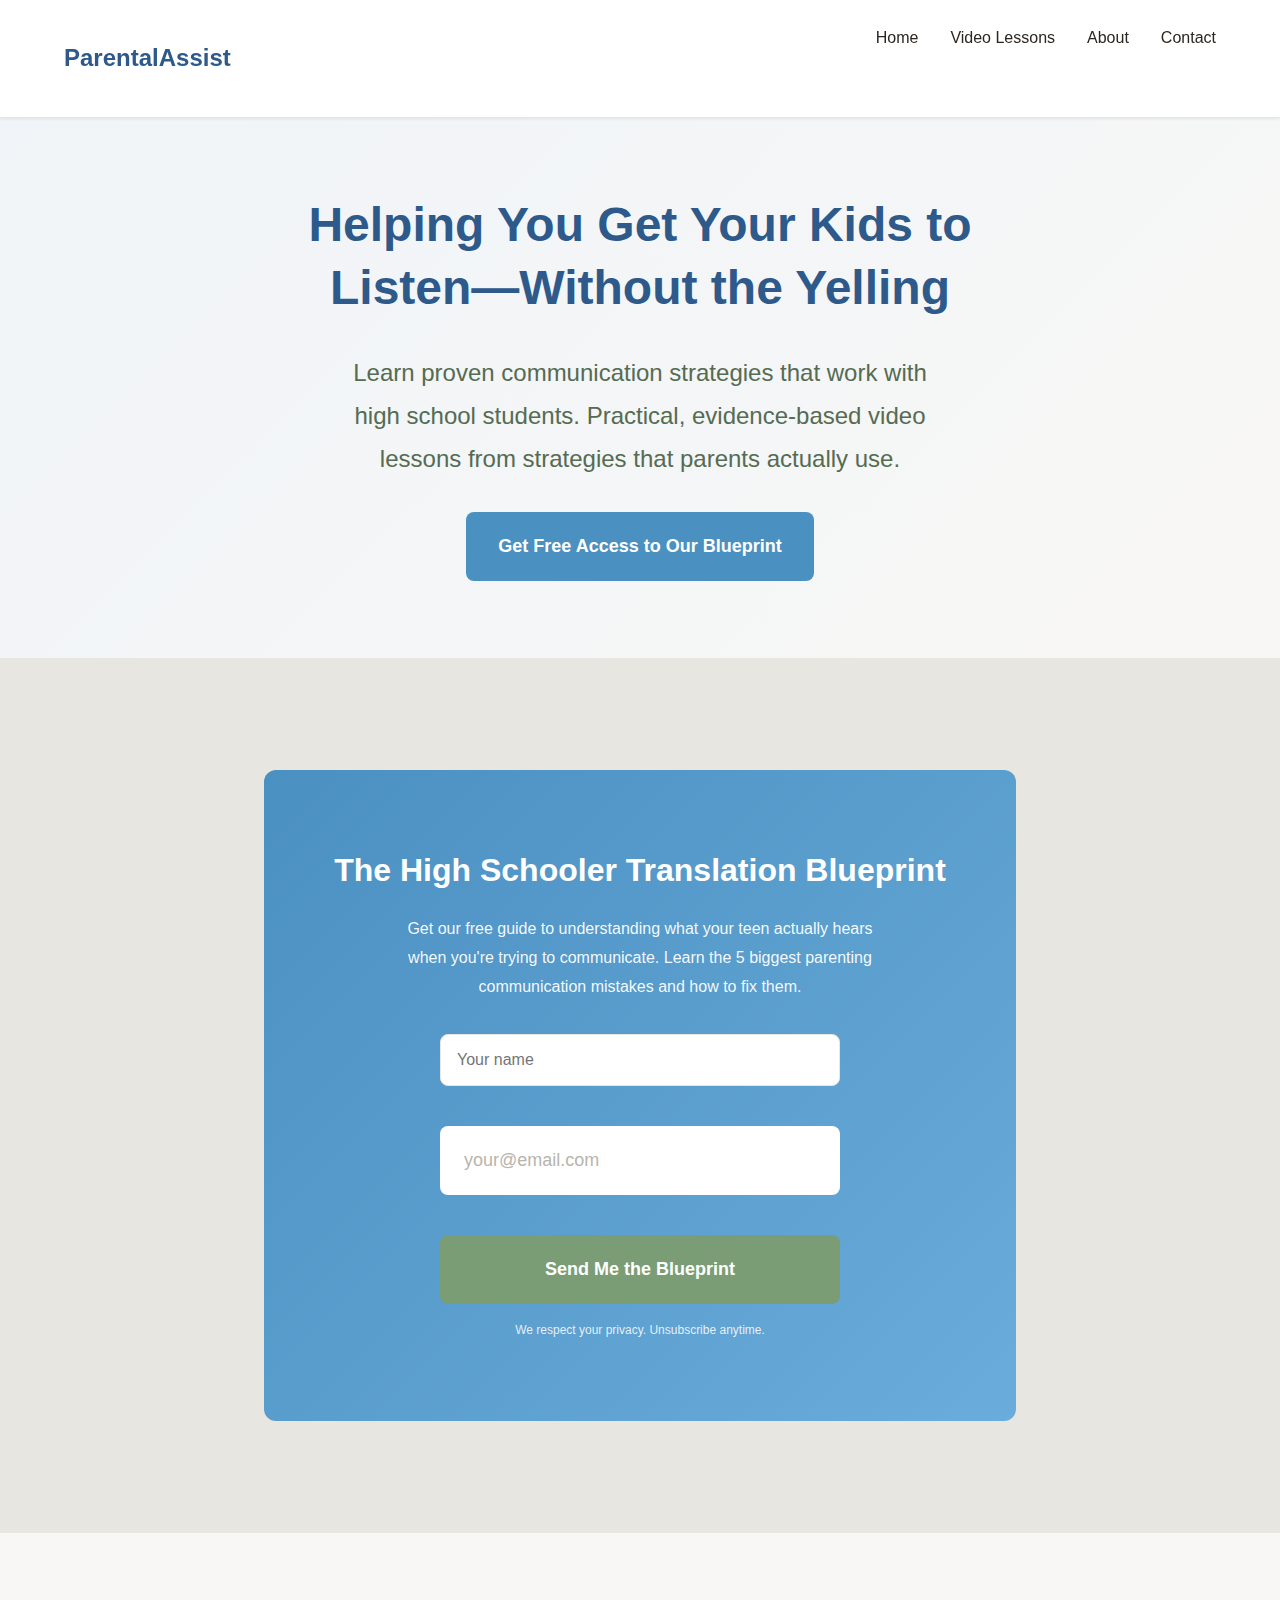
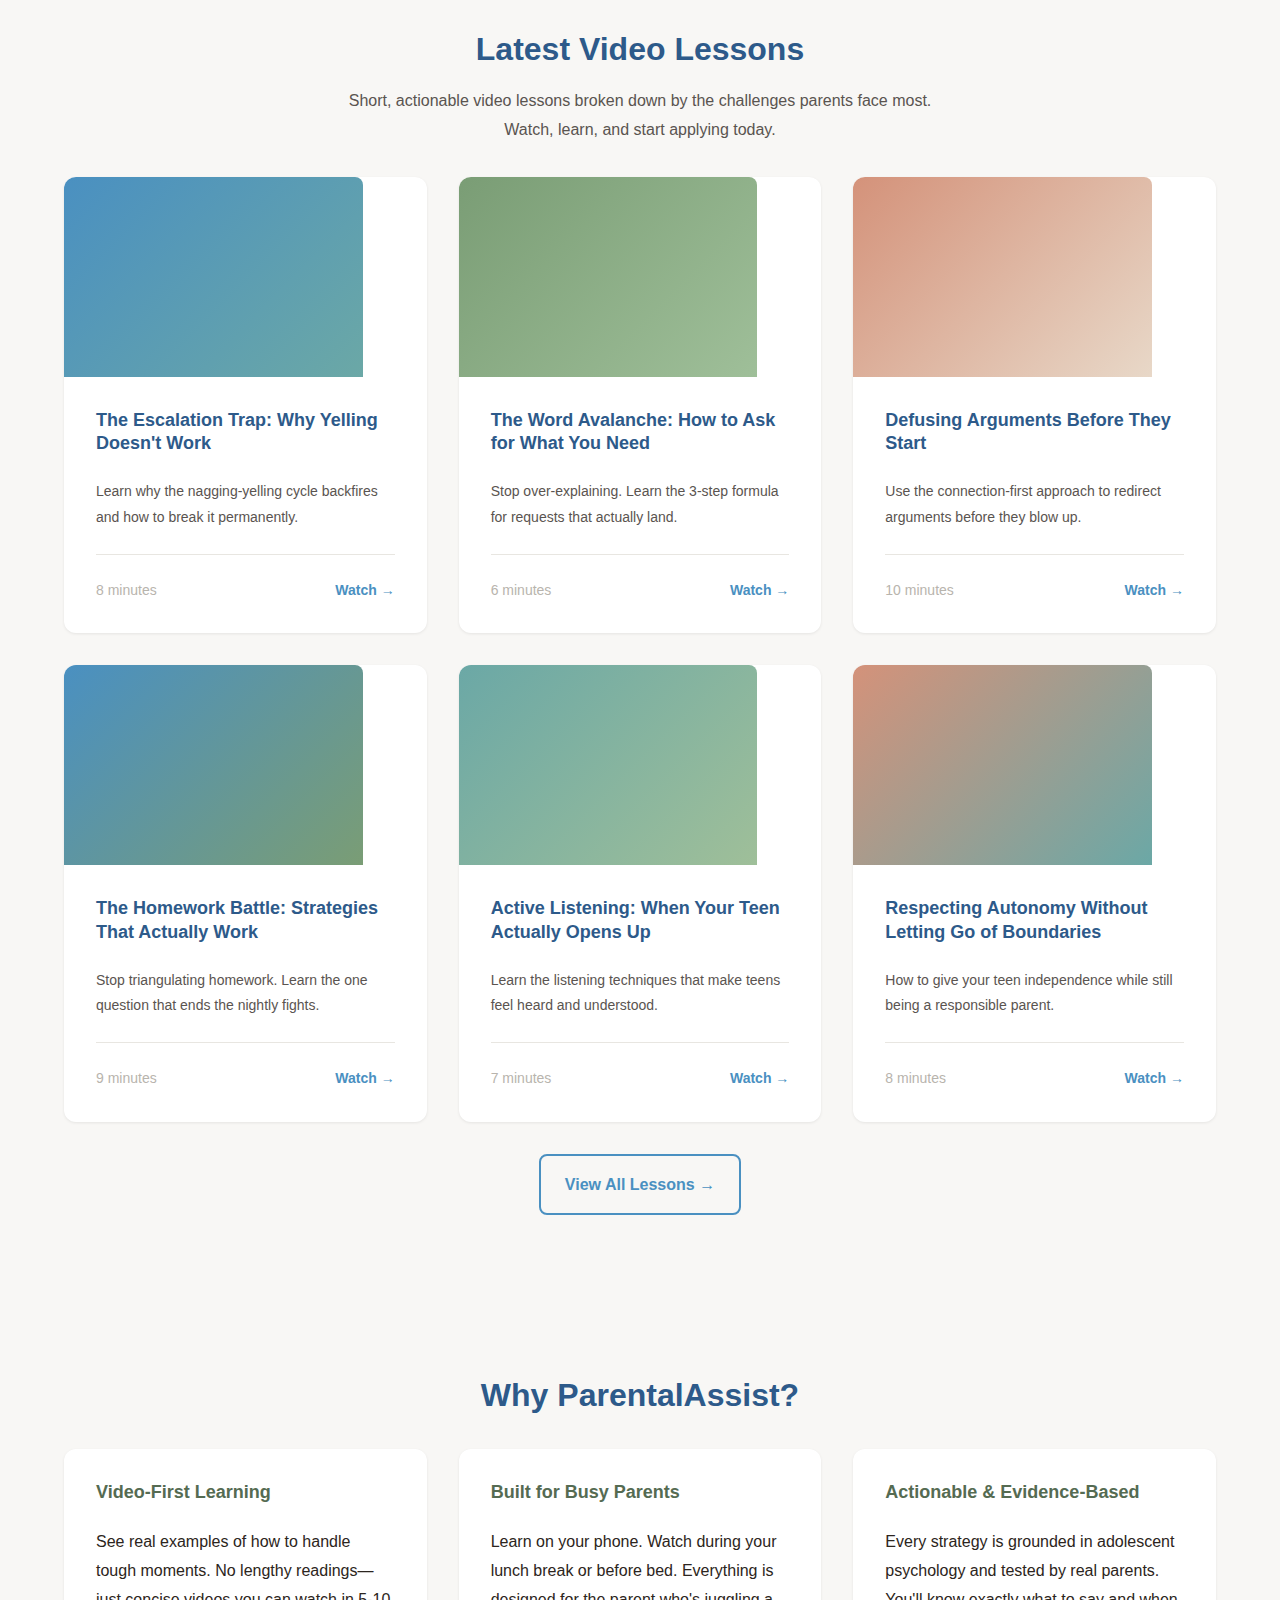
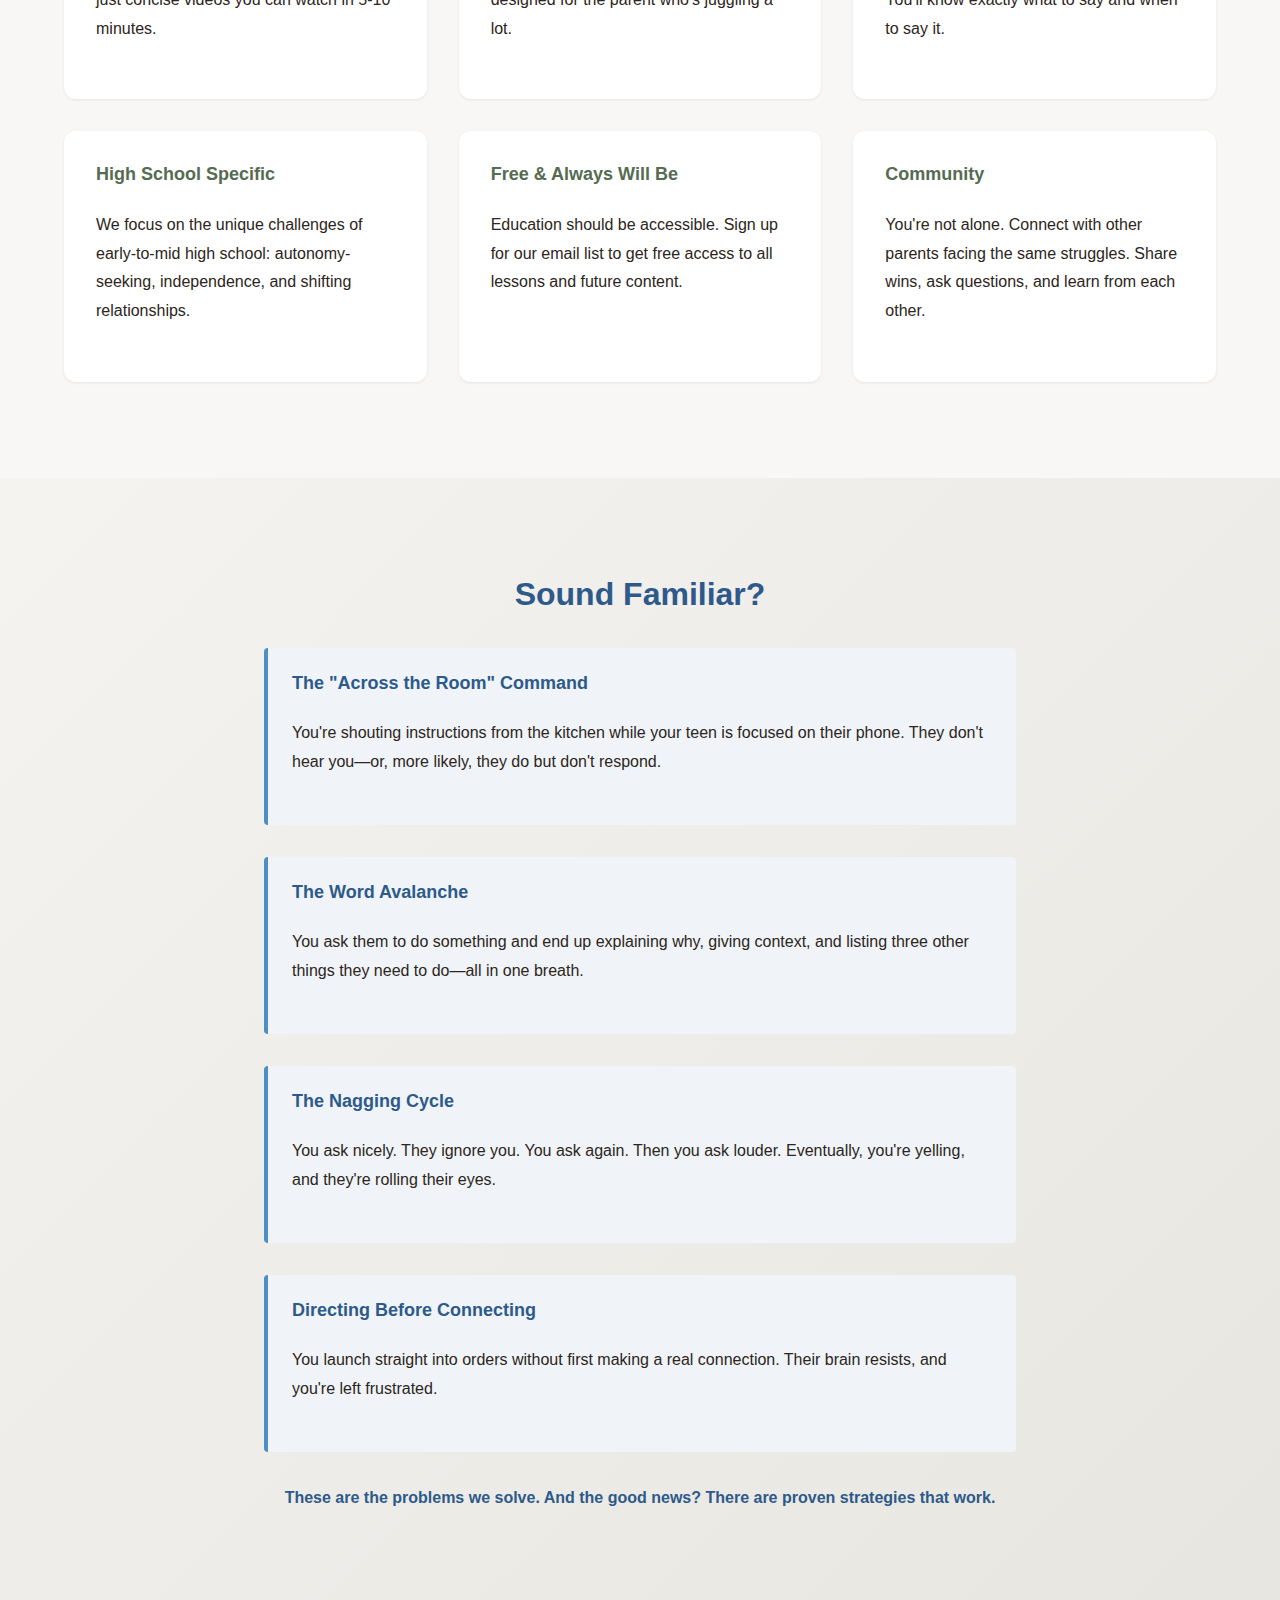
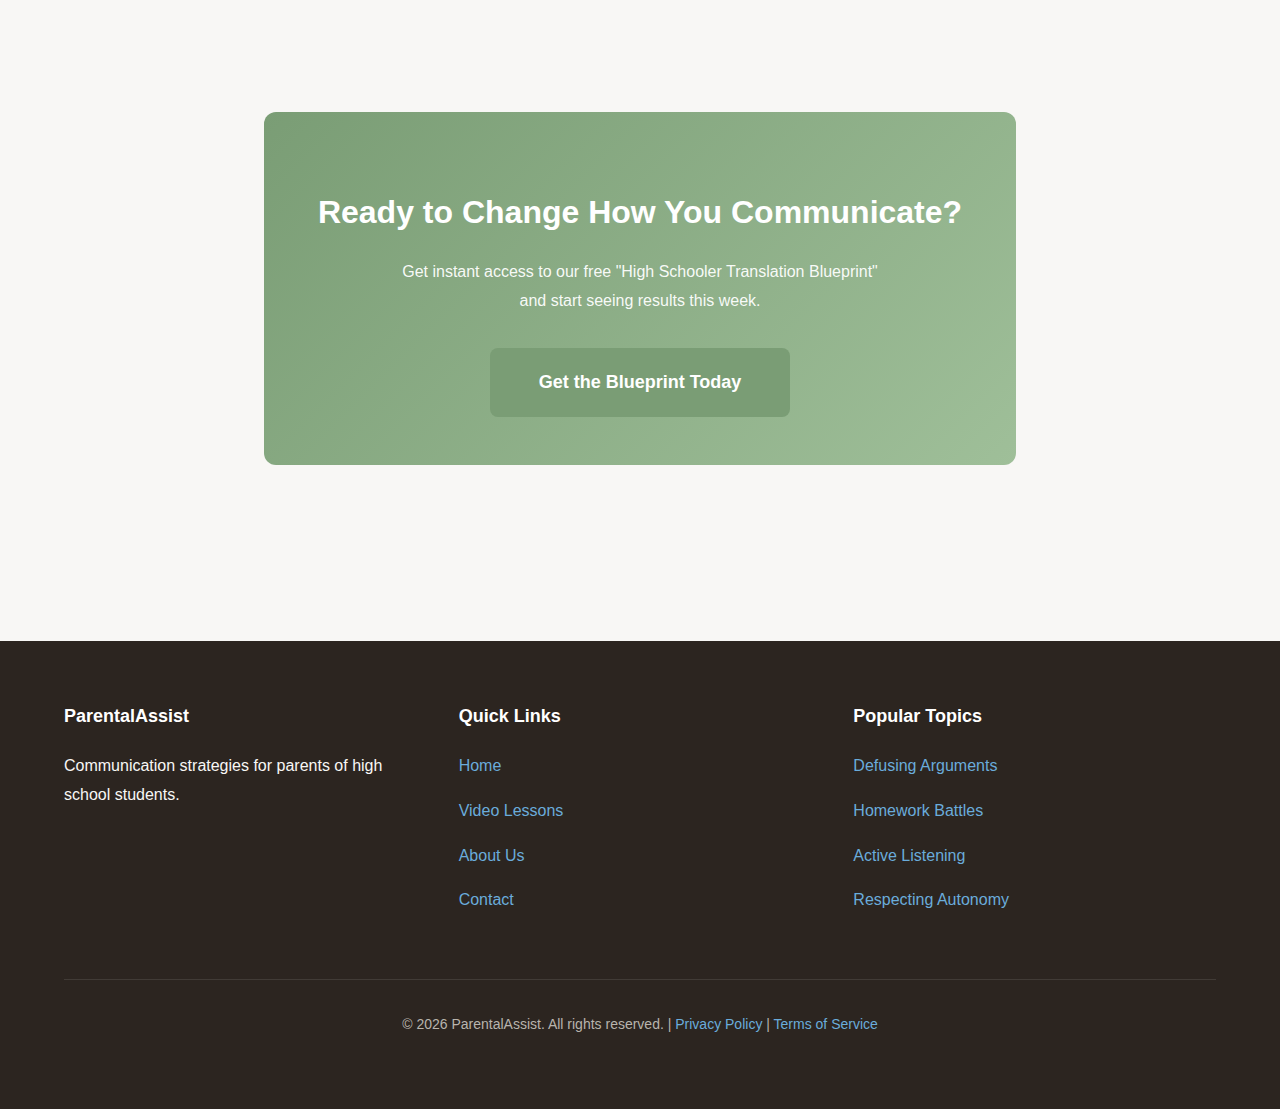
<file: docs/index.html>
<!DOCTYPE html>
<html lang="en">
<head>
  <meta charset="UTF-8">
  <meta name="viewport" content="width=device-width, initial-scale=1.0">
  <meta name="description" content="ParentalAssist - Communication strategies for parents of high school students. Video-based lessons on tackling homework battles, defusing arguments, and building stronger relationships.">
  <meta name="keywords" content="parenting, communication, high school, teenagers, parent strategies">
  <title>ParentalAssist - Helping Parents Communicate Better with High Schoolers</title>
  <link rel="stylesheet" href="assets/css/styles.css">
</head>
<body>
  <!-- HEADER & NAVIGATION -->
  <header>
    <div class="container">
      <nav>
        <a href="index.html" class="logo">ParentalAssist</a>
        <button class="hamburger" id="hamburger">
          <span></span>
          <span></span>
          <span></span>
        </button>
        <ul class="nav-menu" id="navMenu">
          <li><a href="index.html">Home</a></li>
          <li><a href="pages/lessons.html">Video Lessons</a></li>
          <li><a href="pages/about.html">About</a></li>
          <li><a href="pages/contact.html">Contact</a></li>
        </ul>
      </nav>
    </div>
  </header>

  <!-- HERO SECTION -->
  <section class="hero">
    <div class="container container-narrow">
      <div class="hero-content">
        <h1>Helping You Get Your Kids to Listen—Without the Yelling</h1>
        <p class="subtitle">Learn proven communication strategies that work with high school students. Practical, evidence-based video lessons from strategies that parents actually use.</p>
        <button class="btn btn-primary btn-lg" onclick="document.getElementById('signup-form').scrollIntoView({behavior: 'smooth'})">Get Free Access to Our Blueprint</button>
      </div>
    </div>
  </section>

  <!-- EMAIL CAPTURE SECTION -->
  <section class="section section-neutral">
    <div class="container container-narrow">
      <div class="email-signup">
        <h2>The High Schooler Translation Blueprint</h2>
        <p>Get our free guide to understanding what your teen actually hears when you're trying to communicate. Learn the 5 biggest parenting communication mistakes and how to fix them.</p>
        <form id="signup-form" name="signup" method="POST" data-netlify="true">
          <div class="form-group">
            <input 
              type="text" 
              name="name" 
              placeholder="Your name" 
              required
              aria-label="Full name"
            >
          </div>
          <div class="form-group">
            <input 
              type="email" 
              name="email" 
              placeholder="your@email.com" 
              required
              aria-label="Email address"
            >
          </div>
          <button type="submit" class="btn btn-secondary btn-lg">Send Me the Blueprint</button>
        </form>
        <p style="font-size: 12px; margin-top: 1rem; opacity: 0.9;">We respect your privacy. Unsubscribe anytime.</p>
      </div>
    </div>
  </section>

  <!-- LATEST VIDEO LESSONS -->
  <section class="section section-light">
    <div class="container">
      <h2 style="text-align: center; margin-bottom: 1rem;">Latest Video Lessons</h2>
      <p style="text-align: center; color: var(--dark-gray); margin-bottom: 2rem; max-width: 600px; margin-left: auto; margin-right: auto;">
        Short, actionable video lessons broken down by the challenges parents face most. Watch, learn, and start applying today.
      </p>
      
      <div class="grid grid-3" id="videoGrid">
        <!-- Videos will be loaded here by JavaScript -->
      </div>

      <div style="text-align: center; margin-top: 2rem;">
        <a href="pages/lessons.html" class="btn btn-outline">View All Lessons →</a>
      </div>
    </div>
  </section>

  <!-- WHY PARENTALASSIST SECTION -->
  <section class="section section-light">
    <div class="container">
      <h2 style="text-align: center; margin-bottom: 2rem;">Why ParentalAssist?</h2>
      
      <div class="grid grid-3">
        <div class="card">
          <div class="card-header">
            <h4>Video-First Learning</h4>
          </div>
          <p>See real examples of how to handle tough moments. No lengthy readings—just concise videos you can watch in 5-10 minutes.</p>
        </div>

        <div class="card">
          <div class="card-header">
            <h4>Built for Busy Parents</h4>
          </div>
          <p>Learn on your phone. Watch during your lunch break or before bed. Everything is designed for the parent who's juggling a lot.</p>
        </div>

        <div class="card">
          <div class="card-header">
            <h4>Actionable & Evidence-Based</h4>
          </div>
          <p>Every strategy is grounded in adolescent psychology and tested by real parents. You'll know exactly what to say and when to say it.</p>
        </div>

        <div class="card">
          <div class="card-header">
            <h4>High School Specific</h4>
          </div>
          <p>We focus on the unique challenges of early-to-mid high school: autonomy-seeking, independence, and shifting relationships.</p>
        </div>

        <div class="card">
          <div class="card-header">
            <h4>Free & Always Will Be</h4>
          </div>
          <p>Education should be accessible. Sign up for our email list to get free access to all lessons and future content.</p>
        </div>

        <div class="card">
          <div class="card-header">
            <h4>Community</h4>
          </div>
          <p>You're not alone. Connect with other parents facing the same struggles. Share wins, ask questions, and learn from each other.</p>
        </div>
      </div>
    </div>
  </section>

  <!-- COMMON STRUGGLES SECTION -->
  <section class="section section-accent">
    <div class="container container-narrow">
      <h2 style="text-align: center; margin-bottom: 2rem;">Sound Familiar?</h2>
      
      <div class="summary-box">
        <h4>The "Across the Room" Command</h4>
        <p>You're shouting instructions from the kitchen while your teen is focused on their phone. They don't hear you—or, more likely, they do but don't respond.</p>
      </div>

      <div class="summary-box">
        <h4>The Word Avalanche</h4>
        <p>You ask them to do something and end up explaining why, giving context, and listing three other things they need to do—all in one breath.</p>
      </div>

      <div class="summary-box">
        <h4>The Nagging Cycle</h4>
        <p>You ask nicely. They ignore you. You ask again. Then you ask louder. Eventually, you're yelling, and they're rolling their eyes.</p>
      </div>

      <div class="summary-box">
        <h4>Directing Before Connecting</h4>
        <p>You launch straight into orders without first making a real connection. Their brain resists, and you're left frustrated.</p>
      </div>

      <p style="text-align: center; margin-top: 2rem; color: var(--primary-blue-dark); font-weight: 600;">
        These are the problems we solve. And the good news? There are proven strategies that work.
      </p>
    </div>
  </section>

  <!-- CTA SECTION -->
  <section class="section section-light">
    <div class="container container-narrow">
      <div class="email-signup" style="background: linear-gradient(135deg, #7a9d75 0%, #9fbf99 100%); text-align: center;">
        <h2>Ready to Change How You Communicate?</h2>
        <p>Get instant access to our free "High Schooler Translation Blueprint" and start seeing results this week.</p>
        <button class="btn btn-primary btn-lg" style="width: 100%; max-width: 300px;" onclick="document.getElementById('signup-form').scrollIntoView({behavior: 'smooth'})">Get the Blueprint Today</button>
      </div>
    </div>
  </section>

  <!-- FOOTER -->
  <footer>
    <div class="container">
      <div class="footer-content">
        <div class="footer-section">
          <h4>ParentalAssist</h4>
          <p>Communication strategies for parents of high school students.</p>
        </div>

        <div class="footer-section">
          <h4>Quick Links</h4>
          <ul>
            <li><a href="index.html">Home</a></li>
            <li><a href="pages/lessons.html">Video Lessons</a></li>
            <li><a href="pages/about.html">About Us</a></li>
            <li><a href="pages/contact.html">Contact</a></li>
          </ul>
        </div>

        <div class="footer-section">
          <h4>Popular Topics</h4>
          <ul>
            <li><a href="pages/lessons.html?topic=defusing">Defusing Arguments</a></li>
            <li><a href="pages/lessons.html?topic=homework">Homework Battles</a></li>
            <li><a href="pages/lessons.html?topic=listening">Active Listening</a></li>
            <li><a href="pages/lessons.html?topic=autonomy">Respecting Autonomy</a></li>
          </ul>
        </div>
      </div>

      <div class="footer-bottom">
        <p>&copy; 2026 ParentalAssist. All rights reserved. | <a href="#">Privacy Policy</a> | <a href="#">Terms of Service</a></p>
      </div>
    </div>
  </footer>

  <script src="assets/js/main.js"></script>
</body>
</html>
</file>
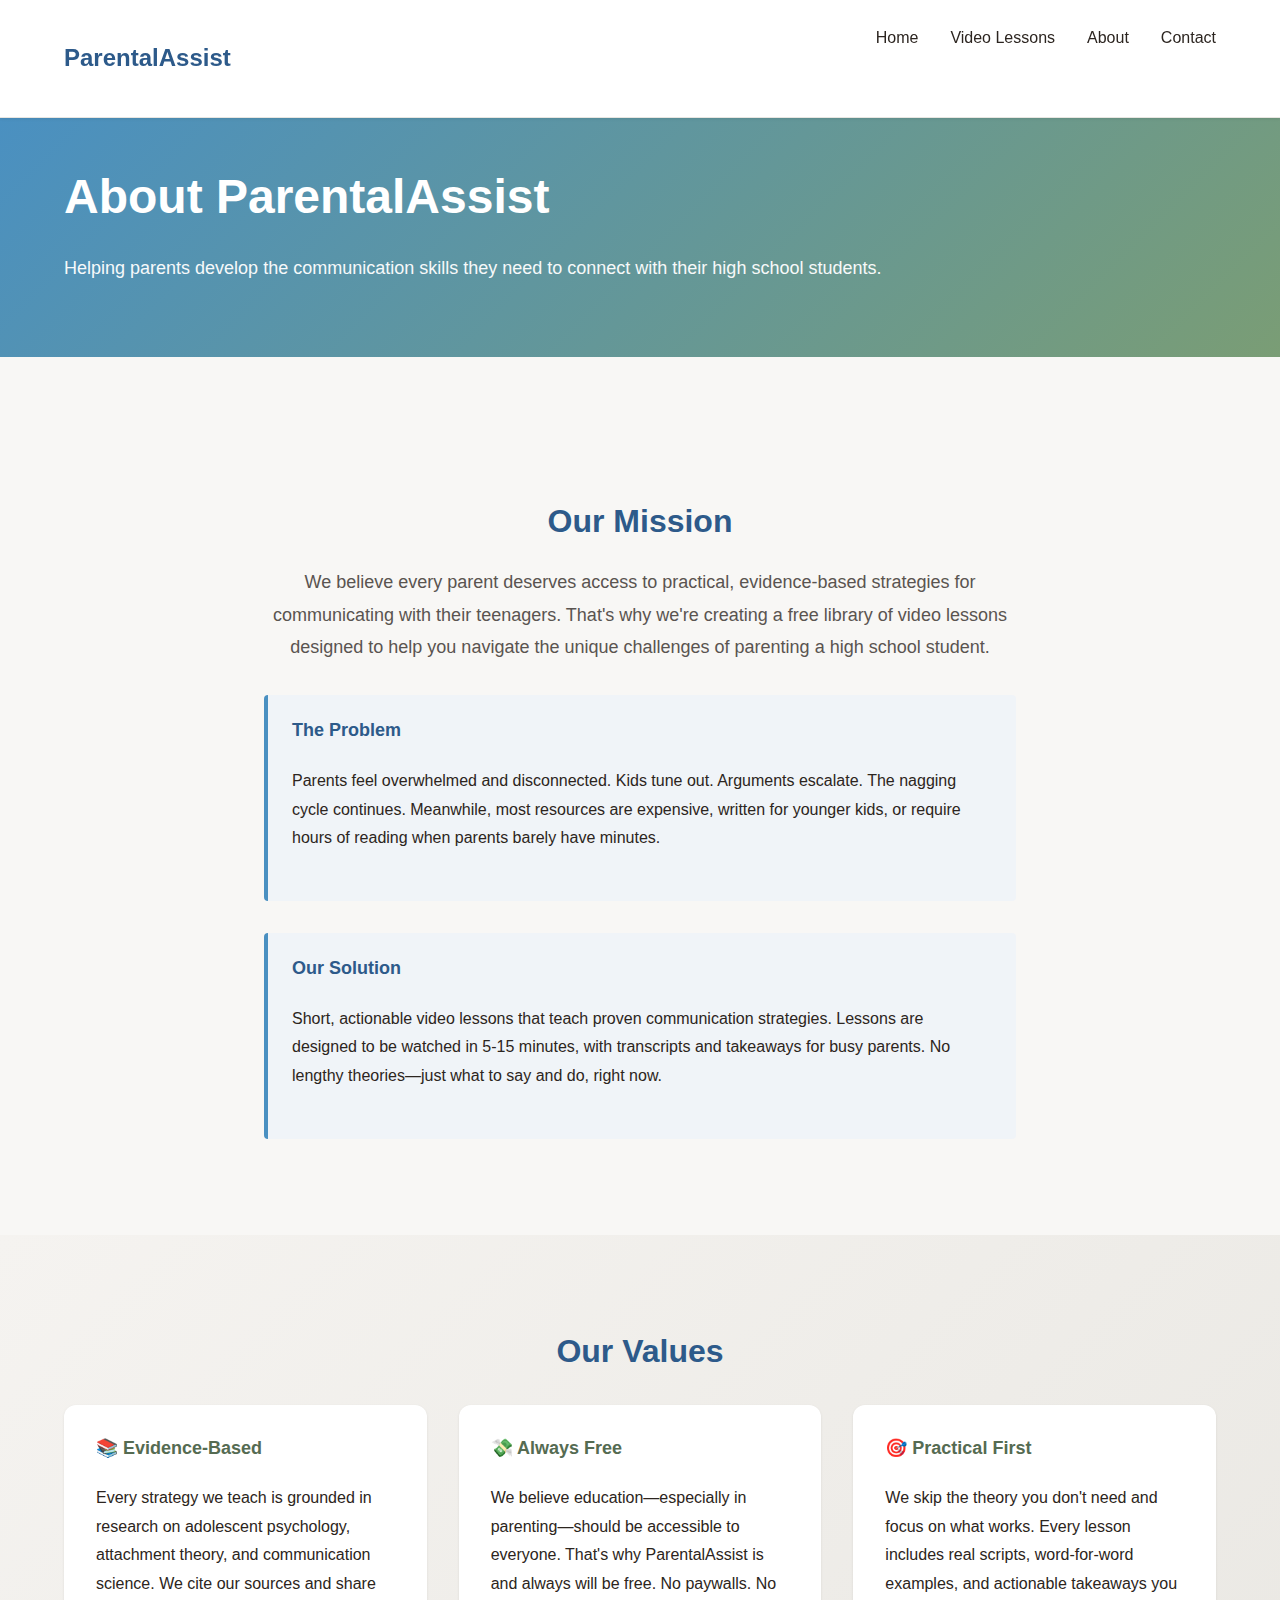
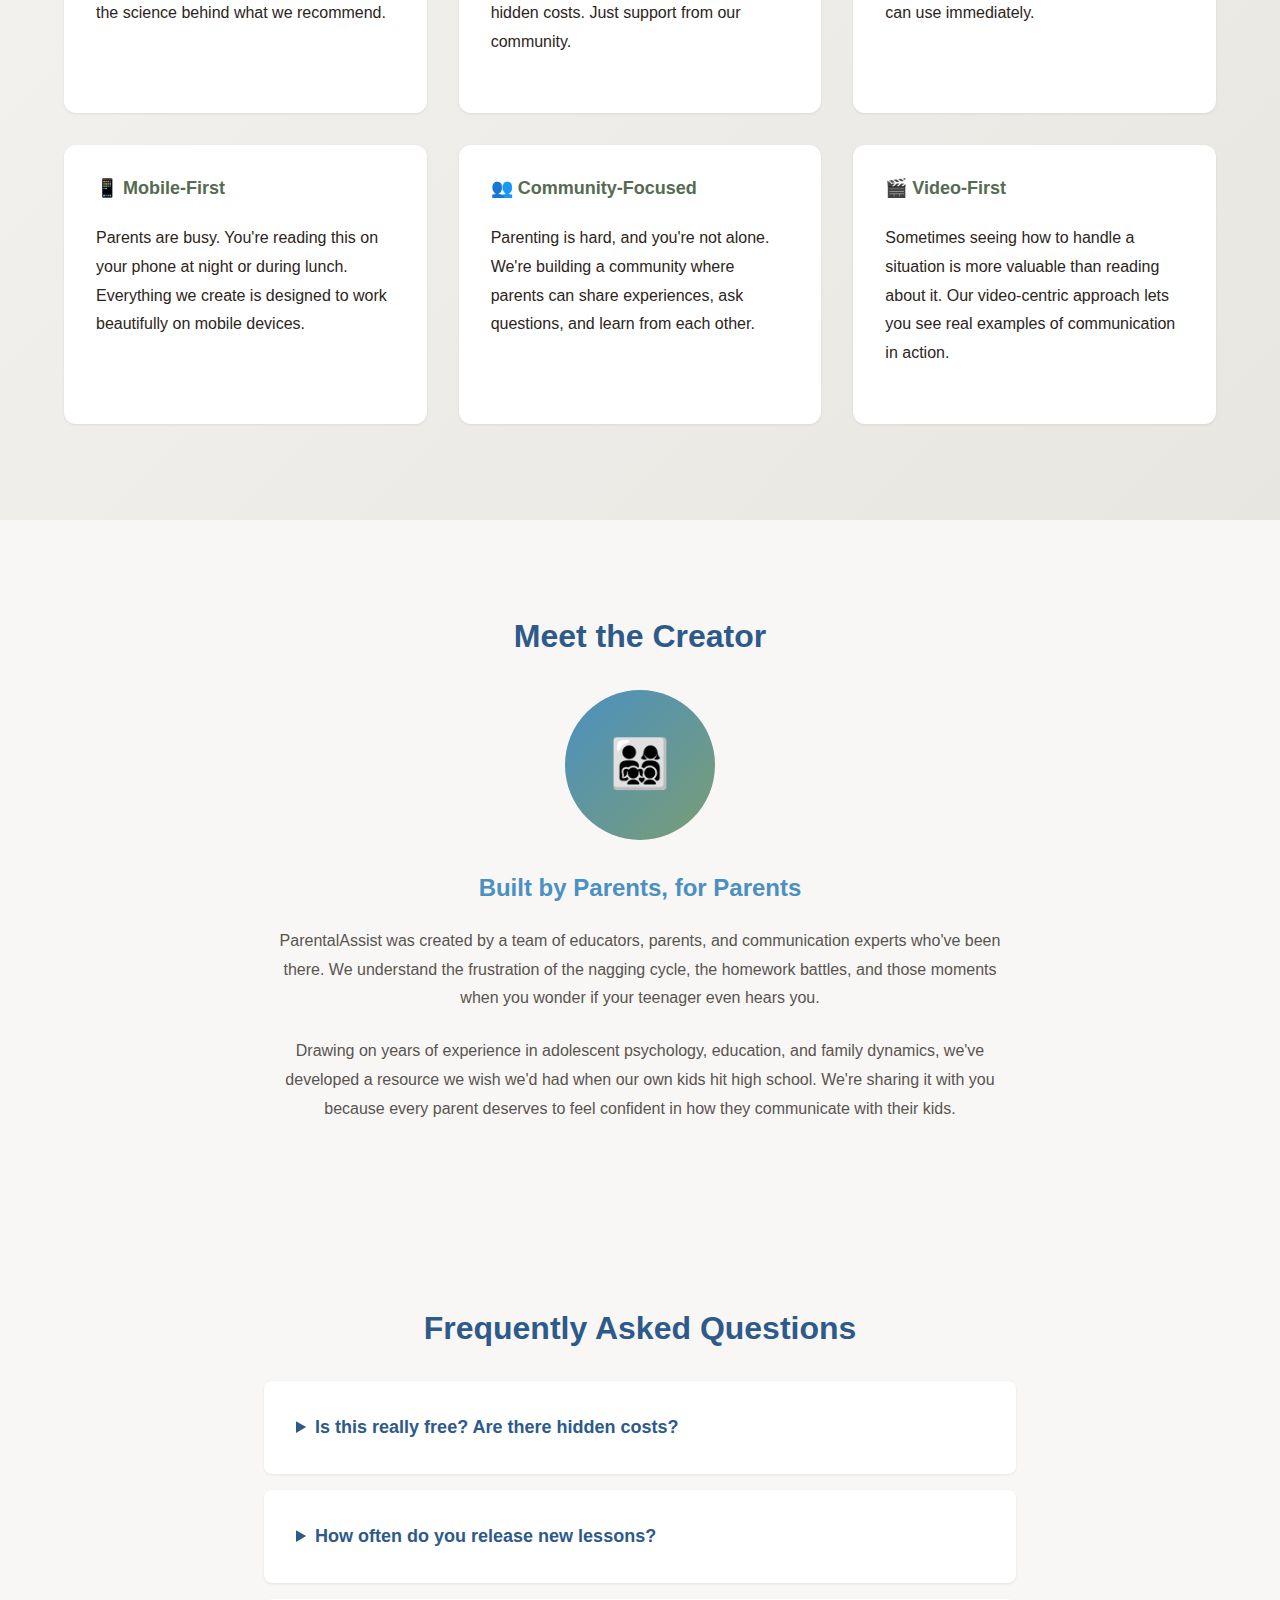
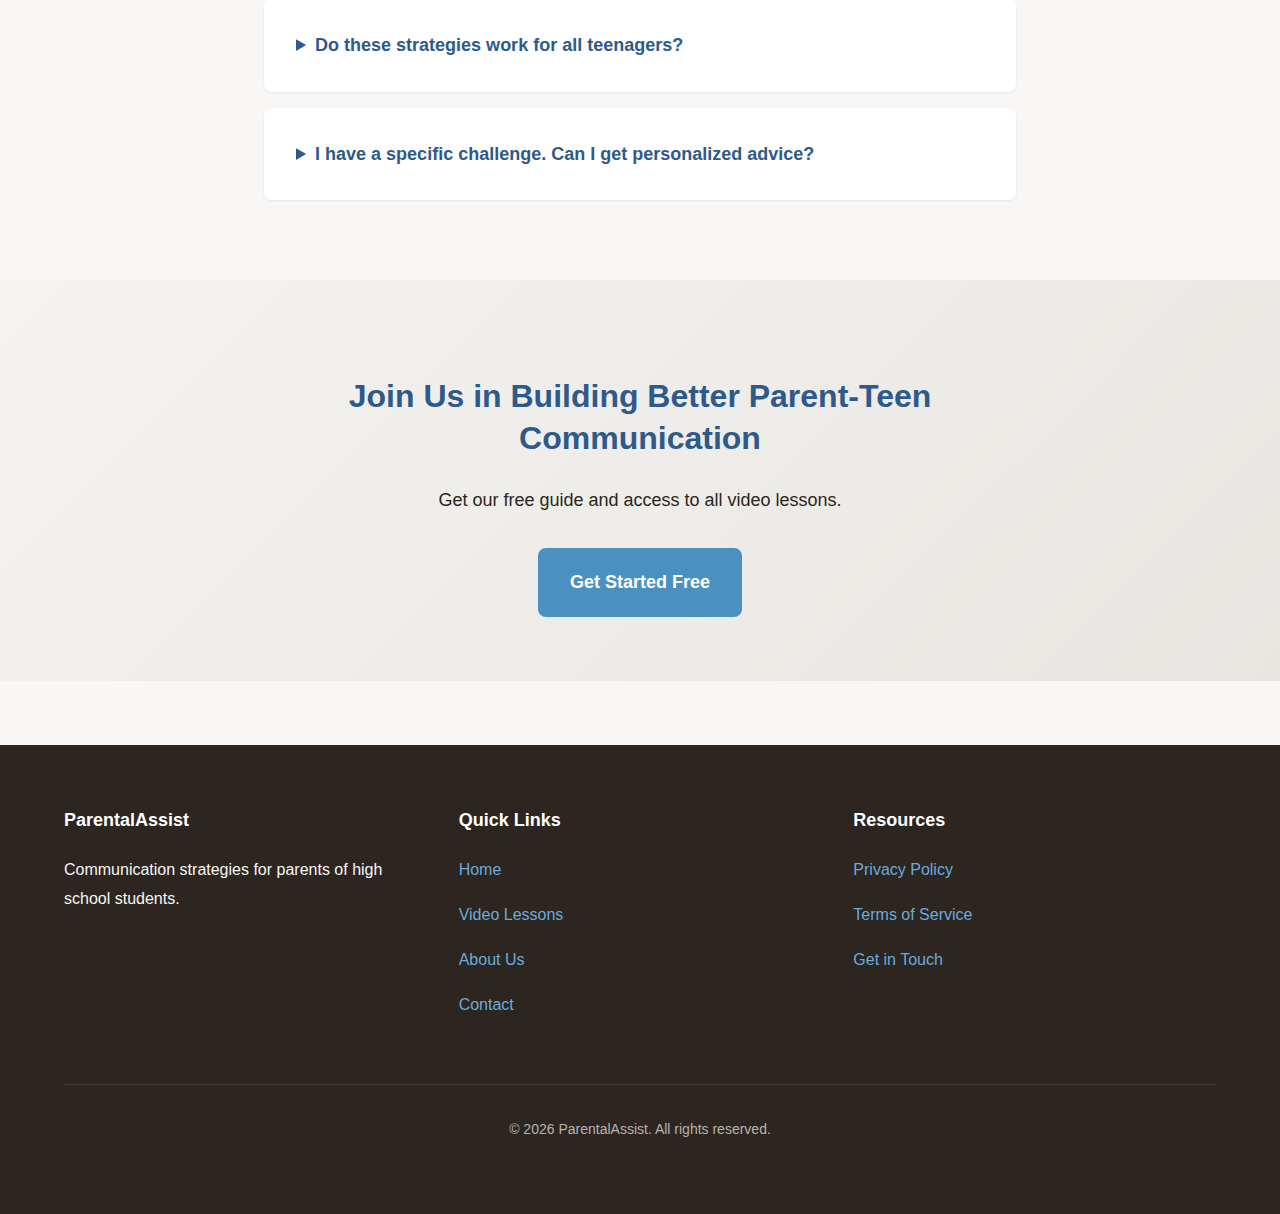
<file: docs/pages/about.html>
<!DOCTYPE html>
<html lang="en">
<head>
  <meta charset="UTF-8">
  <meta name="viewport" content="width=device-width, initial-scale=1.0">
  <meta name="description" content="About ParentalAssist - Our Mission, Vision, and Approach">
  <title>About Us - ParentalAssist</title>
  <link rel="stylesheet" href="../assets/css/styles.css">
</head>
<body>
  <!-- HEADER & NAVIGATION -->
  <header>
    <div class="container">
      <nav>
        <a href="../index.html" class="logo">ParentalAssist</a>
        <button class="hamburger" id="hamburger">
          <span></span>
          <span></span>
          <span></span>
        </button>
        <ul class="nav-menu" id="navMenu">
          <li><a href="../index.html">Home</a></li>
          <li><a href="lessons.html">Video Lessons</a></li>
          <li><a href="about.html">About</a></li>
          <li><a href="contact.html">Contact</a></li>
        </ul>
      </nav>
    </div>
  </header>

  <!-- PAGE HEADER -->
  <section class="lesson-header">
    <div class="container">
      <h1>About ParentalAssist</h1>
      <p style="font-size: 18px; opacity: 0.95;">Helping parents develop the communication skills they need to connect with their high school students.</p>
    </div>
  </section>

  <!-- MISSION SECTION -->
  <section class="section section-light">
    <div class="container container-narrow">
      <h2 style="text-align: center;">Our Mission</h2>
      <p style="font-size: 18px; text-align: center; color: var(--dark-gray); margin-bottom: 2rem;">
        We believe every parent deserves access to practical, evidence-based strategies for communicating with their teenagers. That's why we're creating a free library of video lessons designed to help you navigate the unique challenges of parenting a high school student.
      </p>

      <div class="summary-box">
        <h4>The Problem</h4>
        <p>Parents feel overwhelmed and disconnected. Kids tune out. Arguments escalate. The nagging cycle continues. Meanwhile, most resources are expensive, written for younger kids, or require hours of reading when parents barely have minutes.</p>
      </div>

      <div class="summary-box">
        <h4>Our Solution</h4>
        <p>Short, actionable video lessons that teach proven communication strategies. Lessons are designed to be watched in 5-15 minutes, with transcripts and takeaways for busy parents. No lengthy theories—just what to say and do, right now.</p>
      </div>
    </div>
  </section>

  <!-- VALUES SECTION -->
  <section class="section section-accent">
    <div class="container">
      <h2 style="text-align: center; margin-bottom: 2rem;">Our Values</h2>

      <div class="grid grid-3">
        <div class="card">
          <h4>📚 Evidence-Based</h4>
          <p>Every strategy we teach is grounded in research on adolescent psychology, attachment theory, and communication science. We cite our sources and share the science behind what we recommend.</p>
        </div>

        <div class="card">
          <h4>💸 Always Free</h4>
          <p>We believe education—especially in parenting—should be accessible to everyone. That's why ParentalAssist is and always will be free. No paywalls. No hidden costs. Just support from our community.</p>
        </div>

        <div class="card">
          <h4>🎯 Practical First</h4>
          <p>We skip the theory you don't need and focus on what works. Every lesson includes real scripts, word-for-word examples, and actionable takeaways you can use immediately.</p>
        </div>

        <div class="card">
          <h4>📱 Mobile-First</h4>
          <p>Parents are busy. You're reading this on your phone at night or during lunch. Everything we create is designed to work beautifully on mobile devices.</p>
        </div>

        <div class="card">
          <h4>👥 Community-Focused</h4>
          <p>Parenting is hard, and you're not alone. We're building a community where parents can share experiences, ask questions, and learn from each other.</p>
        </div>

        <div class="card">
          <h4>🎬 Video-First</h4>
          <p>Sometimes seeing how to handle a situation is more valuable than reading about it. Our video-centric approach lets you see real examples of communication in action.</p>
        </div>
      </div>
    </div>
  </section>

  <!-- ABOUT CREATOR -->
  <section class="section section-light">
    <div class="container container-narrow">
      <h2 style="text-align: center; margin-bottom: 2rem;">Meet the Creator</h2>

      <div style="text-align: center;">
        <div style="width: 150px; height: 150px; border-radius: 50%; background: linear-gradient(135deg, #4a90c1 0%, #7a9d75 100%); margin: 0 auto 2rem; display: flex; align-items: center; justify-content: center; color: white; font-size: 48px;">
          👨‍👩‍👧‍👦
        </div>

        <h3>Built by Parents, for Parents</h3>
        <p style="font-size: 16px; color: var(--dark-gray); line-height: 1.8;">
          ParentalAssist was created by a team of educators, parents, and communication experts who've been there. We understand the frustration of the nagging cycle, the homework battles, and those moments when you wonder if your teenager even hears you.
        </p>
        <p style="font-size: 16px; color: var(--dark-gray); line-height: 1.8;">
          Drawing on years of experience in adolescent psychology, education, and family dynamics, we've developed a resource we wish we'd had when our own kids hit high school. We're sharing it with you because every parent deserves to feel confident in how they communicate with their kids.
        </p>
      </div>
    </div>
  </section>

  <!-- FAQ SECTION -->
  <section class="section section-light">
    <div class="container container-narrow">
      <h2 style="text-align: center; margin-bottom: 2rem;">Frequently Asked Questions</h2>

      <details style="background-color: white; padding: 2rem; margin-bottom: 1rem; border-radius: 8px; box-shadow: var(--shadow-sm);">
        <summary style="cursor: pointer; font-weight: 600; color: var(--primary-blue-dark); font-size: 18px;">
          Is this really free? Are there hidden costs?
        </summary>
        <div style="margin-top: 1rem; padding-top: 1rem; border-top: 1px solid var(--light-gray); color: var(--dark-gray);">
          <p>Yes, it's completely free. No paywalls, no premium tiers, no hidden costs. We're funded by our community and believe education should be accessible to everyone.</p>
        </div>
      </details>

      <details style="background-color: white; padding: 2rem; margin-bottom: 1rem; border-radius: 8px; box-shadow: var(--shadow-sm);">
        <summary style="cursor: pointer; font-weight: 600; color: var(--primary-blue-dark); font-size: 18px;">
          How often do you release new lessons?
        </summary>
        <div style="margin-top: 1rem; padding-top: 1rem; border-top: 1px solid var(--light-gray); color: var(--dark-gray);">
          <p>We're currently releasing new lessons bi-weekly. Sign up for our email list to be notified when new content is available.</p>
        </div>
      </details>

      <details style="background-color: white; padding: 2rem; margin-bottom: 1rem; border-radius: 8px; box-shadow: var(--shadow-sm);">
        <summary style="cursor: pointer; font-weight: 600; color: var(--primary-blue-dark); font-size: 18px;">
          Do these strategies work for all teenagers?
        </summary>
        <div style="margin-top: 1rem; padding-top: 1rem; border-top: 1px solid var(--light-gray); color: var(--dark-gray);">
          <p>Every teenager is different, but our strategies are grounded in evidence about how high school students' brains develop and learn. We focus on early-to-mid high school (grades 9-11). While individual results vary, parents consistently report seeing improvements in listening, reduced arguments, and stronger relationships.</p>
        </div>
      </details>

      <details style="background-color: white; padding: 2rem; margin-bottom: 1rem; border-radius: 8px; box-shadow: var(--shadow-sm);">
        <summary style="cursor: pointer; font-weight: 600; color: var(--primary-blue-dark); font-size: 18px;">
          I have a specific challenge. Can I get personalized advice?
        </summary>
        <div style="margin-top: 1rem; padding-top: 1rem; border-top: 1px solid var(--light-gray); color: var(--dark-gray);">
          <p>While we don't offer individual coaching on ParentalAssist, we encourage you to <a href="contact.html">reach out</a>. We read every message and use your feedback to create new lessons on the topics parents care about most.</p>
        </div>
      </details>
    </div>
  </section>

  <!-- CTA -->
  <section class="section section-accent">
    <div class="container container-narrow">
      <div style="text-align: center;">
        <h2>Join Us in Building Better Parent-Teen Communication</h2>
        <p style="font-size: 18px; margin-bottom: 2rem;">Get our free guide and access to all video lessons.</p>
        <button class="btn btn-primary btn-lg" onclick="window.location.href='../index.html#signup-form'">Get Started Free</button>
      </div>
    </div>
  </section>

  <!-- FOOTER -->
  <footer>
    <div class="container">
      <div class="footer-content">
        <div class="footer-section">
          <h4>ParentalAssist</h4>
          <p>Communication strategies for parents of high school students.</p>
        </div>

        <div class="footer-section">
          <h4>Quick Links</h4>
          <ul>
            <li><a href="../index.html">Home</a></li>
            <li><a href="lessons.html">Video Lessons</a></li>
            <li><a href="about.html">About Us</a></li>
            <li><a href="contact.html">Contact</a></li>
          </ul>
        </div>

        <div class="footer-section">
          <h4>Resources</h4>
          <ul>
            <li><a href="#">Privacy Policy</a></li>
            <li><a href="#">Terms of Service</a></li>
            <li><a href="contact.html">Get in Touch</a></li>
          </ul>
        </div>
      </div>

      <div class="footer-bottom">
        <p>&copy; 2026 ParentalAssist. All rights reserved.</p>
      </div>
    </div>
  </footer>

  <script src="../assets/js/main.js"></script>
</body>
</html>
</file>
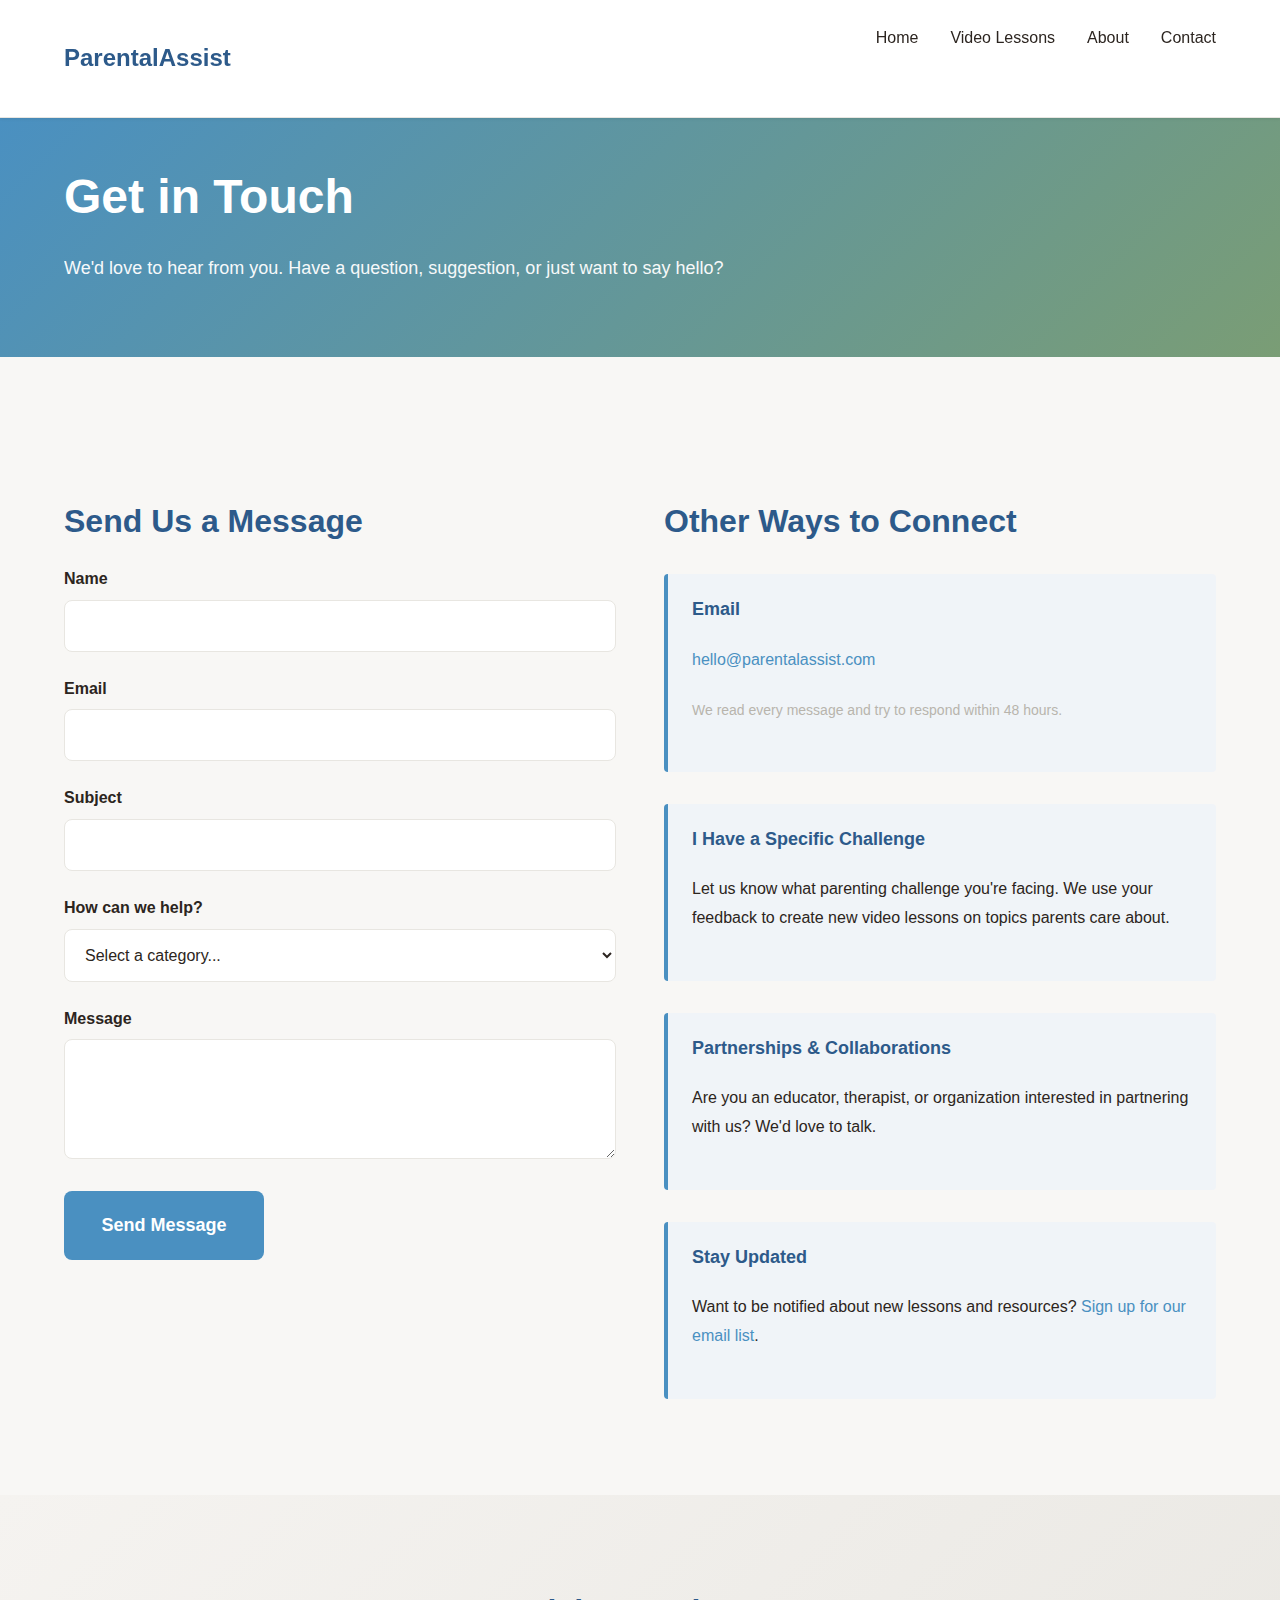
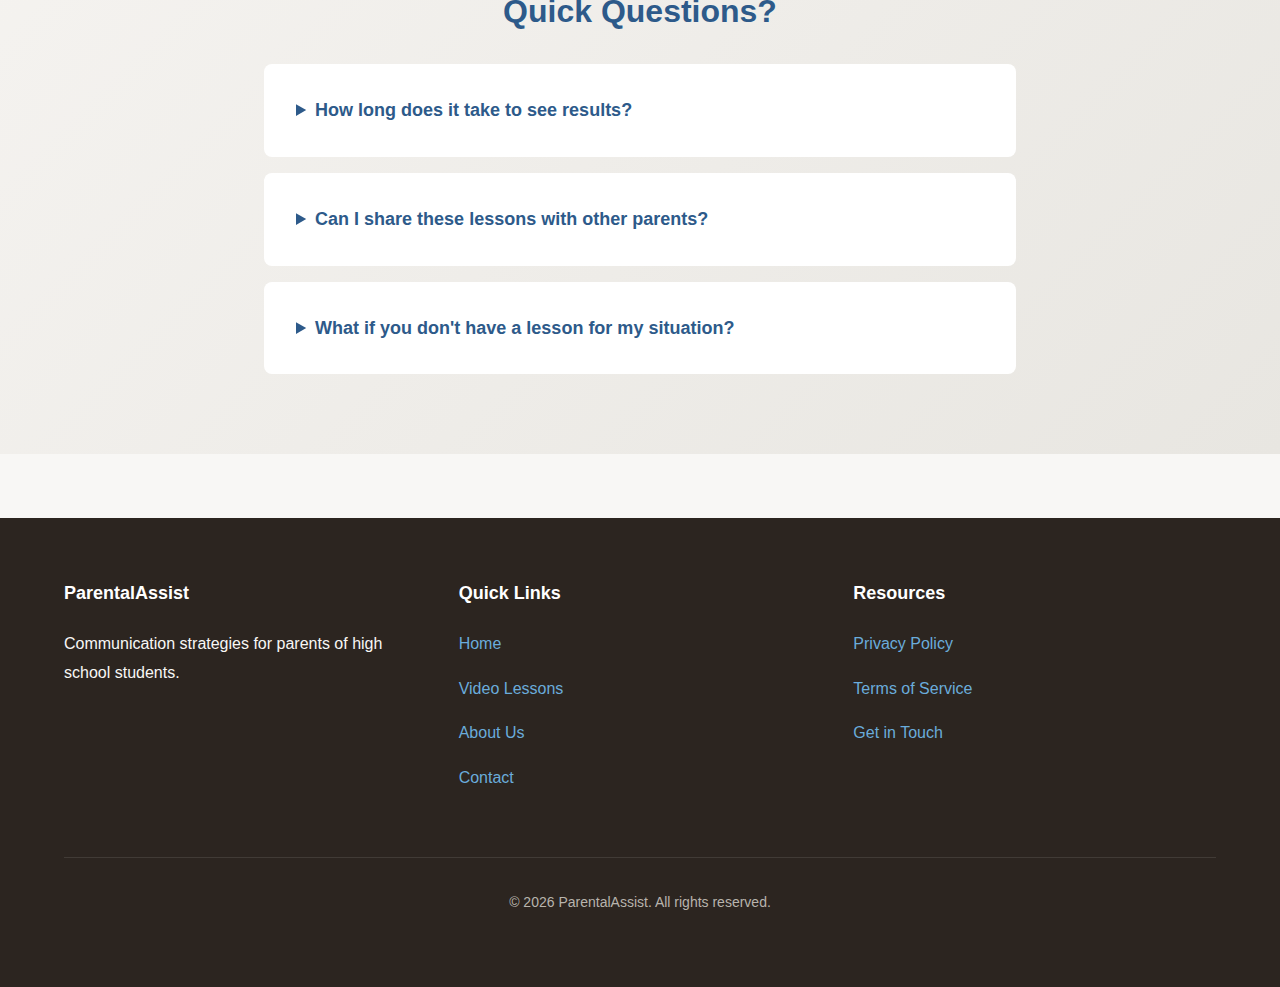
<file: docs/pages/contact.html>
<!DOCTYPE html>
<html lang="en">
<head>
  <meta charset="UTF-8">
  <meta name="viewport" content="width=device-width, initial-scale=1.0">
  <meta name="description" content="Contact ParentalAssist - Get in Touch">
  <title>Contact Us - ParentalAssist</title>
  <link rel="stylesheet" href="../assets/css/styles.css">
</head>
<body>
  <!-- HEADER & NAVIGATION -->
  <header>
    <div class="container">
      <nav>
        <a href="../index.html" class="logo">ParentalAssist</a>
        <button class="hamburger" id="hamburger">
          <span></span>
          <span></span>
          <span></span>
        </button>
        <ul class="nav-menu" id="navMenu">
          <li><a href="../index.html">Home</a></li>
          <li><a href="lessons.html">Video Lessons</a></li>
          <li><a href="about.html">About</a></li>
          <li><a href="contact.html">Contact</a></li>
        </ul>
      </nav>
    </div>
  </header>

  <!-- PAGE HEADER -->
  <section class="lesson-header">
    <div class="container">
      <h1>Get in Touch</h1>
      <p style="font-size: 18px; opacity: 0.95;">We'd love to hear from you. Have a question, suggestion, or just want to say hello?</p>
    </div>
  </section>

  <!-- CONTACT CONTENT -->
  <section class="section section-light">
    <div class="container">
      <div style="display: grid; grid-template-columns: 1fr 1fr; gap: 3rem; align-items: start;">
        <!-- CONTACT FORM -->
        <div>
          <h2>Send Us a Message</h2>
          <form name="contact" method="POST" data-netlify="true">
            <div class="form-group">
              <label for="name">Name</label>
              <input type="text" id="name" name="name" required>
            </div>

            <div class="form-group">
              <label for="email">Email</label>
              <input type="email" id="email" name="email" required>
            </div>

            <div class="form-group">
              <label for="subject">Subject</label>
              <input type="text" id="subject" name="subject" required>
            </div>

            <div class="form-group">
              <label for="category">How can we help?</label>
              <select id="category" name="category" required>
                <option value="">Select a category...</option>
                <option value="question">I have a question</option>
                <option value="suggestion">I have a suggestion</option>
                <option value="partnership">I'm interested in a partnership</option>
                <option value="feedback">I have feedback</option>
                <option value="other">Other</option>
              </select>
            </div>

            <div class="form-group">
              <label for="message">Message</label>
              <textarea id="message" name="message" required></textarea>
            </div>

            <button type="submit" class="btn btn-primary btn-lg">Send Message</button>
          </form>
        </div>

        <!-- CONTACT INFO -->
        <div>
          <h2>Other Ways to Connect</h2>

          <div class="summary-box">
            <h4>Email</h4>
            <p><a href="mailto:hello@parentalassist.com">hello@parentalassist.com</a></p>
            <p style="font-size: 14px; color: var(--medium-gray);">We read every message and try to respond within 48 hours.</p>
          </div>

          <div class="summary-box">
            <h4>I Have a Specific Challenge</h4>
            <p>Let us know what parenting challenge you're facing. We use your feedback to create new video lessons on topics parents care about.</p>
          </div>

          <div class="summary-box">
            <h4>Partnerships & Collaborations</h4>
            <p>Are you an educator, therapist, or organization interested in partnering with us? We'd love to talk.</p>
          </div>

          <div class="summary-box">
            <h4>Stay Updated</h4>
            <p>Want to be notified about new lessons and resources? <a href="../index.html#signup-form">Sign up for our email list</a>.</p>
          </div>
        </div>
      </div>
    </div>
  </section>

  <!-- FAQ SECTION -->
  <section class="section section-accent">
    <div class="container container-narrow">
      <h2 style="text-align: center; margin-bottom: 2rem;">Quick Questions?</h2>

      <details style="background-color: white; padding: 2rem; margin-bottom: 1rem; border-radius: 8px;">
        <summary style="cursor: pointer; font-weight: 600; color: var(--primary-blue-dark); font-size: 18px;">
          How long does it take to see results?
        </summary>
        <div style="margin-top: 1rem; padding-top: 1rem; border-top: 1px solid var(--light-gray); color: var(--dark-gray);">
          <p>Every family is different, but most parents report noticing improvements within 1-2 weeks of consistently using our strategies. Some see changes in specific situations (like homework time) within days.</p>
        </div>
      </details>

      <details style="background-color: white; padding: 2rem; margin-bottom: 1rem; border-radius: 8px;">
        <summary style="cursor: pointer; font-weight: 600; color: var(--primary-blue-dark); font-size: 18px;">
          Can I share these lessons with other parents?
        </summary>
        <div style="margin-top: 1rem; padding-top: 1rem; border-top: 1px solid var(--light-gray); color: var(--dark-gray);">
          <p>Absolutely! We encourage you to share ParentalAssist with other parents. You can share individual lessons, send people to our website, or suggest specific videos. The more parents we can reach, the better.</p>
        </div>
      </details>

      <details style="background-color: white; padding: 2rem; margin-bottom: 1rem; border-radius: 8px;">
        <summary style="cursor: pointer; font-weight: 600; color: var(--primary-blue-dark); font-size: 18px;">
          What if you don't have a lesson for my situation?
        </summary>
        <div style="margin-top: 1rem; padding-top: 1rem; border-top: 1px solid var(--light-gray); color: var(--dark-gray);">
          <p>Get in touch! Tell us what challenge you're facing. We read every message and often create new lessons based on parent feedback. Your specific challenge might help us build something that helps thousands of other parents too.</p>
        </div>
      </details>
    </div>
  </section>

  <!-- FOOTER -->
  <footer>
    <div class="container">
      <div class="footer-content">
        <div class="footer-section">
          <h4>ParentalAssist</h4>
          <p>Communication strategies for parents of high school students.</p>
        </div>

        <div class="footer-section">
          <h4>Quick Links</h4>
          <ul>
            <li><a href="../index.html">Home</a></li>
            <li><a href="lessons.html">Video Lessons</a></li>
            <li><a href="about.html">About Us</a></li>
            <li><a href="contact.html">Contact</a></li>
          </ul>
        </div>

        <div class="footer-section">
          <h4>Resources</h4>
          <ul>
            <li><a href="#">Privacy Policy</a></li>
            <li><a href="#">Terms of Service</a></li>
            <li><a href="contact.html">Get in Touch</a></li>
          </ul>
        </div>
      </div>

      <div class="footer-bottom">
        <p>&copy; 2026 ParentalAssist. All rights reserved.</p>
      </div>
    </div>
  </footer>

  <script src="../assets/js/main.js"></script>
</body>
</html>
</file>
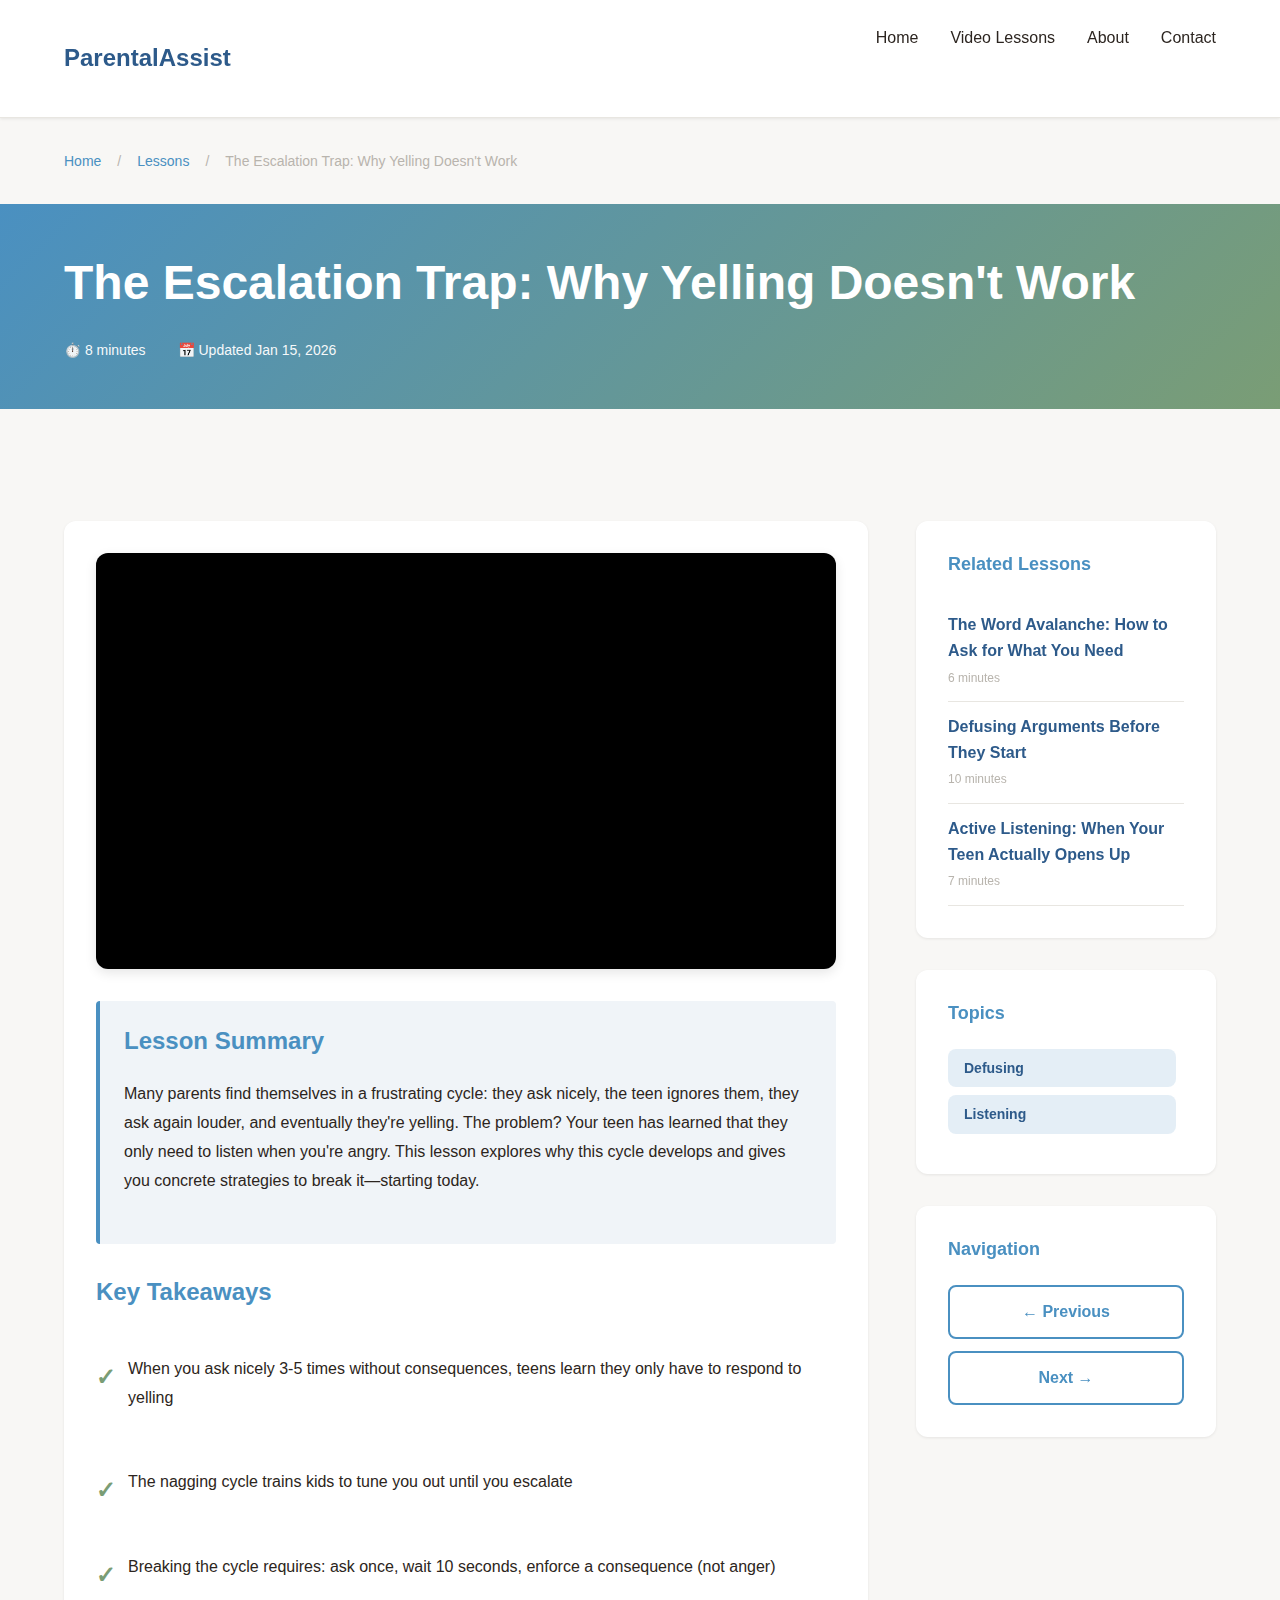
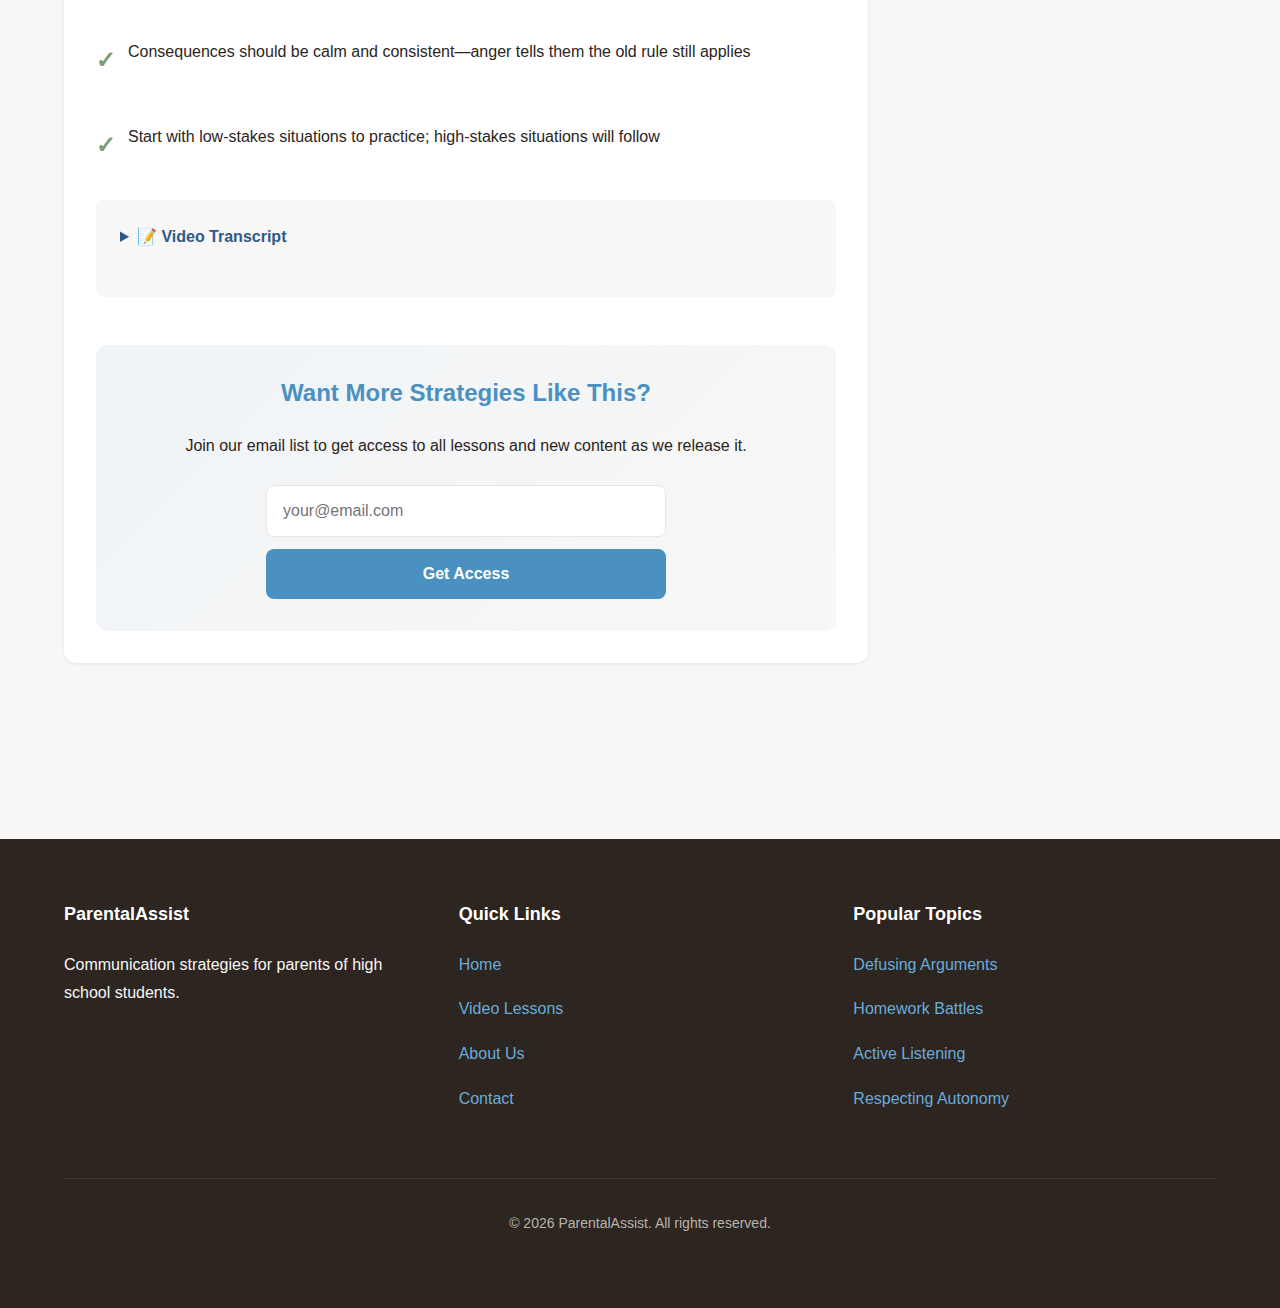
<file: docs/pages/lesson.html>
<!DOCTYPE html>
<html lang="en">
<head>
  <meta charset="UTF-8">
  <meta name="viewport" content="width=device-width, initial-scale=1.0">
  <meta name="description" content="Video lesson - ParentalAssist">
  <title>Lesson - ParentalAssist</title>
  <link rel="stylesheet" href="../assets/css/styles.css">
</head>
<body>
  <!-- HEADER & NAVIGATION -->
  <header>
    <div class="container">
      <nav>
        <a href="../index.html" class="logo">ParentalAssist</a>
        <button class="hamburger" id="hamburger">
          <span></span>
          <span></span>
          <span></span>
        </button>
        <ul class="nav-menu" id="navMenu">
          <li><a href="../index.html">Home</a></li>
          <li><a href="lessons.html">Video Lessons</a></li>
          <li><a href="about.html">About</a></li>
          <li><a href="contact.html">Contact</a></li>
        </ul>
      </nav>
    </div>
  </header>

  <!-- BREADCRUMB -->
  <div class="container" style="padding-top: 2rem; padding-bottom: 0;">
    <div class="breadcrumb">
      <a href="../index.html">Home</a>
      <span>/</span>
      <a href="lessons.html">Lessons</a>
      <span>/</span>
      <span id="lessonBreadcrumb">Lesson</span>
    </div>
  </div>

  <!-- LESSON HEADER -->
  <section class="lesson-header">
    <div class="container">
      <h1 id="lessonTitle">Lesson Title</h1>
      <div class="lesson-meta" id="lessonMeta">
        <!-- Populated by JavaScript -->
      </div>
    </div>
  </section>

  <!-- LESSON CONTENT -->
  <section class="section section-light">
    <div class="container">
      <div class="lesson-content">
        <!-- MAIN CONTENT -->
        <div class="lesson-main">
          <!-- VIDEO PLAYER -->
          <div class="video-container" id="videoContainer">
            <!-- Embedded video will go here -->
          </div>

          <!-- LESSON SUMMARY -->
          <div id="lessonSummarySection">
            <!-- Populated by JavaScript -->
          </div>

          <!-- KEY TAKEAWAYS -->
          <div id="keyTakewaysSection">
            <!-- Populated by JavaScript -->
          </div>

          <!-- TRANSCRIPT -->
          <details style="background-color: #f8f7f5; padding: 1.5rem; border-radius: 8px; margin-top: 2rem;">
            <summary style="cursor: pointer; font-weight: 600; color: var(--primary-blue-dark); padding: 0; margin: -1.5rem -1.5rem 0 -1.5rem; padding: 1.5rem;">
              📝 Video Transcript
            </summary>
            <div style="margin-top: 1.5rem; font-size: 14px; line-height: 1.8; color: var(--dark-gray);" id="transcript">
              Transcript will be populated here
            </div>
          </details>

          <!-- CTA -->
          <div style="background: linear-gradient(135deg, #f0f4f8 0%, #f8f7f5 100%); padding: 2rem; border-radius: 12px; margin-top: 3rem; text-align: center;">
            <h3>Want More Strategies Like This?</h3>
            <p>Join our email list to get access to all lessons and new content as we release it.</p>
            <form name="lesson-cta" method="POST" data-netlify="true" style="max-width: 400px; margin: 1rem auto 0;">
              <div style="display: flex; flex-direction: column; gap: 0.75rem;">
                <input type="email" name="email" placeholder="your@email.com" required>
                <button type="submit" class="btn btn-primary">Get Access</button>
              </div>
            </form>
          </div>
        </div>

        <!-- SIDEBAR -->
        <aside class="lesson-sidebar">
          <!-- RELATED LESSONS -->
          <div class="sidebar-widget">
            <h3>Related Lessons</h3>
            <div id="relatedLessons">
              <!-- Populated by JavaScript -->
            </div>
          </div>

          <!-- TOPICS -->
          <div class="sidebar-widget">
            <h3>Topics</h3>
            <div id="topicTags">
              <!-- Populated by JavaScript -->
            </div>
          </div>

          <!-- LESSON NAVIGATION -->
          <div class="sidebar-widget">
            <h3>Navigation</h3>
            <div style="display: flex; flex-direction: column; gap: 0.75rem;">
              <button class="btn btn-outline" style="width: 100%;" id="prevBtn" onclick="goToLesson('prev')"> ← Previous</button>
              <button class="btn btn-outline" style="width: 100%;" id="nextBtn" onclick="goToLesson('next')">Next →</button>
            </div>
          </div>
        </aside>
      </div>
    </div>
  </section>

  <!-- FOOTER -->
  <footer>
    <div class="container">
      <div class="footer-content">
        <div class="footer-section">
          <h4>ParentalAssist</h4>
          <p>Communication strategies for parents of high school students.</p>
        </div>

        <div class="footer-section">
          <h4>Quick Links</h4>
          <ul>
            <li><a href="../index.html">Home</a></li>
            <li><a href="lessons.html">Video Lessons</a></li>
            <li><a href="about.html">About Us</a></li>
            <li><a href="contact.html">Contact</a></li>
          </ul>
        </div>

        <div class="footer-section">
          <h4>Popular Topics</h4>
          <ul>
            <li><a href="lessons.html?topic=defusing">Defusing Arguments</a></li>
            <li><a href="lessons.html?topic=homework">Homework Battles</a></li>
            <li><a href="lessons.html?topic=listening">Active Listening</a></li>
            <li><a href="lessons.html?topic=autonomy">Respecting Autonomy</a></li>
          </ul>
        </div>
      </div>

      <div class="footer-bottom">
        <p>&copy; 2026 ParentalAssist. All rights reserved.</p>
      </div>
    </div>
  </footer>

  <script src="../assets/js/main.js"></script>
  <script>
    let allLessons = [];
    let currentLesson = null;

    document.addEventListener('DOMContentLoaded', function() {
      const urlParams = new URLSearchParams(window.location.search);
      const lessonId = urlParams.get('id') || '001';

      fetch('../content/data/videos.json')
        .then(response => response.json())
        .then(data => {
          allLessons = data.lessons;
          currentLesson = allLessons.find(lesson => lesson.id === lessonId);

          if (currentLesson) {
            displayLesson(currentLesson);
            loadRelatedLessons();
          } else {
            document.getElementById('lessonTitle').textContent = 'Lesson Not Found';
          }
        });
    });

    function displayLesson(lesson) {
      // Update page title
      document.title = lesson.title + ' - ParentalAssist';

      // Update breadcrumb
      document.getElementById('lessonBreadcrumb').textContent = lesson.title;

      // Update header
      document.getElementById('lessonTitle').textContent = lesson.title;

      // Update meta information
      const metaDiv = document.getElementById('lessonMeta');
      metaDiv.innerHTML = `
        <div class="lesson-meta-item">
          <span>⏱️ ${lesson.duration}</span>
        </div>
        <div class="lesson-meta-item">
          <span>📅 Updated ${new Date(lesson.published).toLocaleDateString('en-US', { year: 'numeric', month: 'short', day: 'numeric' })}</span>
        </div>
      `;

      // Video container (YouTube embed)
      const videoContainer = document.getElementById('videoContainer');
      videoContainer.innerHTML = `
        <iframe width="100%" height="100%" src="https://www.youtube.com/embed/${lesson.youtubeId}" title="${lesson.title}" frameborder="0" allow="accelerometer; autoplay; clipboard-write; encrypted-media; gyroscope; picture-in-picture; web-share" allowfullscreen></iframe>
      `;

      // Summary section
      const summarySection = document.getElementById('lessonSummarySection');
      summarySection.innerHTML = `
        <div class="summary-box">
          <h3>Lesson Summary</h3>
          <p>${lesson.fullSummary || lesson.summary}</p>
        </div>
      `;

      // Key takeaways
      const takeawaysSection = document.getElementById('keyTakewaysSection');
      takeawaysSection.innerHTML = `
        <div style="margin-top: 2rem;">
          <h3>Key Takeaways</h3>
          <ul class="takeaways-list">
            ${lesson.keyTakeaways.map(takeaway => `<li>${takeaway}</li>`).join('')}
          </ul>
        </div>
      `;

      // Transcript
      document.getElementById('transcript').innerHTML = lesson.transcript || 'Transcript coming soon.';

      // Topics
      const topicTags = document.getElementById('topicTags');
      topicTags.innerHTML = lesson.topics.map(topic => 
        `<a href="lessons.html?topic=${topic}" class="badge badge-primary" style="display: block; margin-bottom: 0.5rem;">${capitalizeWord(topic)}</a>`
      ).join('');
    }

    function loadRelatedLessons() {
      const currentTopics = currentLesson.topics;
      const related = allLessons.filter(lesson => 
        lesson.id !== currentLesson.id && 
        lesson.topics.some(topic => currentTopics.includes(topic))
      ).slice(0, 3);

      const relatedContainer = document.getElementById('relatedLessons');
      if (related.length === 0) {
        relatedContainer.innerHTML = '<p style="font-size: 14px; color: var(--medium-gray);">No related lessons yet.</p>';
        return;
      }

      relatedContainer.innerHTML = related.map(lesson => `
        <a href="lesson.html?id=${lesson.id}" style="display: block; padding: 0.75rem 0; border-bottom: 1px solid var(--light-gray); color: var(--primary-blue); text-decoration: none;">
          <strong>${lesson.title}</strong>
          <br>
          <span style="font-size: 12px; color: var(--medium-gray);">${lesson.duration}</span>
        </a>
      `).join('');
    }

    function goToLesson(direction) {
      const currentIndex = allLessons.findIndex(l => l.id === currentLesson.id);
      let newIndex;

      if (direction === 'prev') {
        newIndex = currentIndex > 0 ? currentIndex - 1 : allLessons.length - 1;
      } else {
        newIndex = currentIndex < allLessons.length - 1 ? currentIndex + 1 : 0;
      }

      const nextLesson = allLessons[newIndex];
      window.location.href = `lesson.html?id=${nextLesson.id}`;
    }

    function capitalizeWord(word) {
      return word.charAt(0).toUpperCase() + word.slice(1).replace('-', ' ');
    }
  </script>
</body>
</html>
</file>
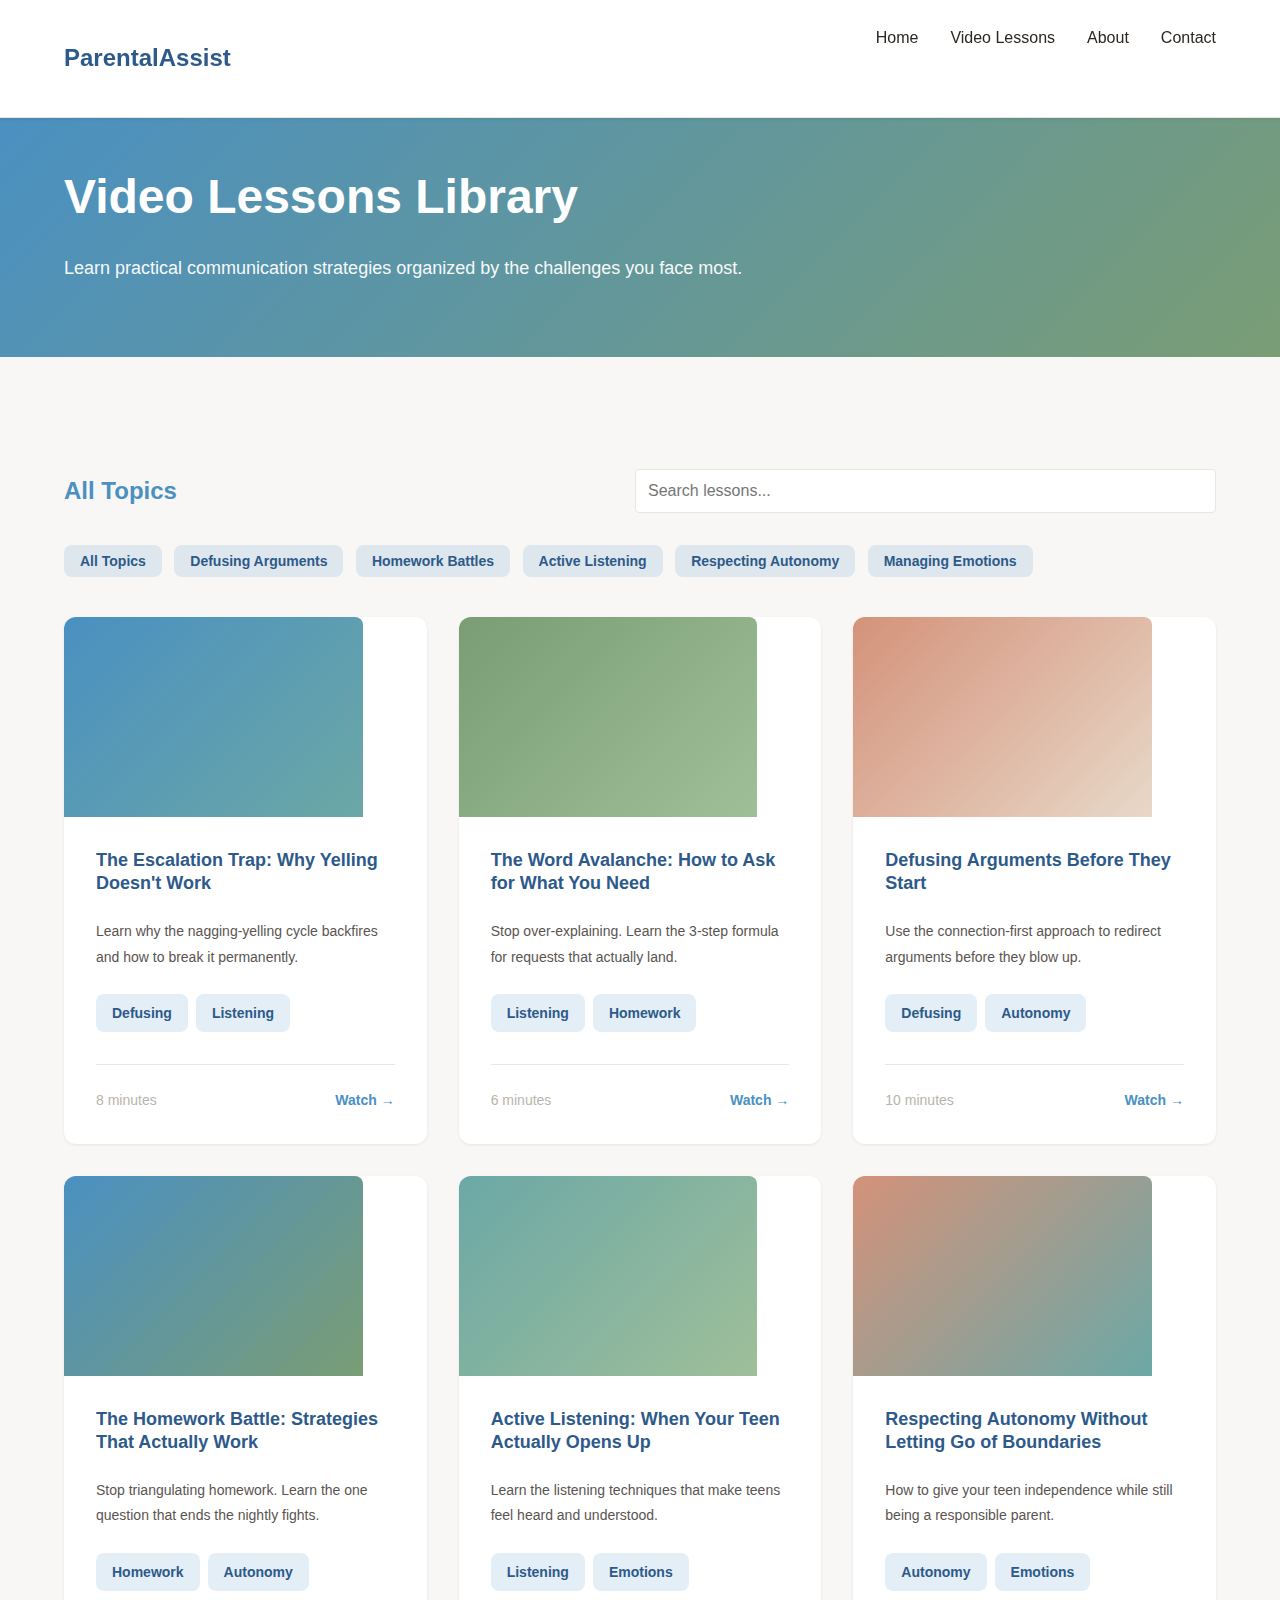
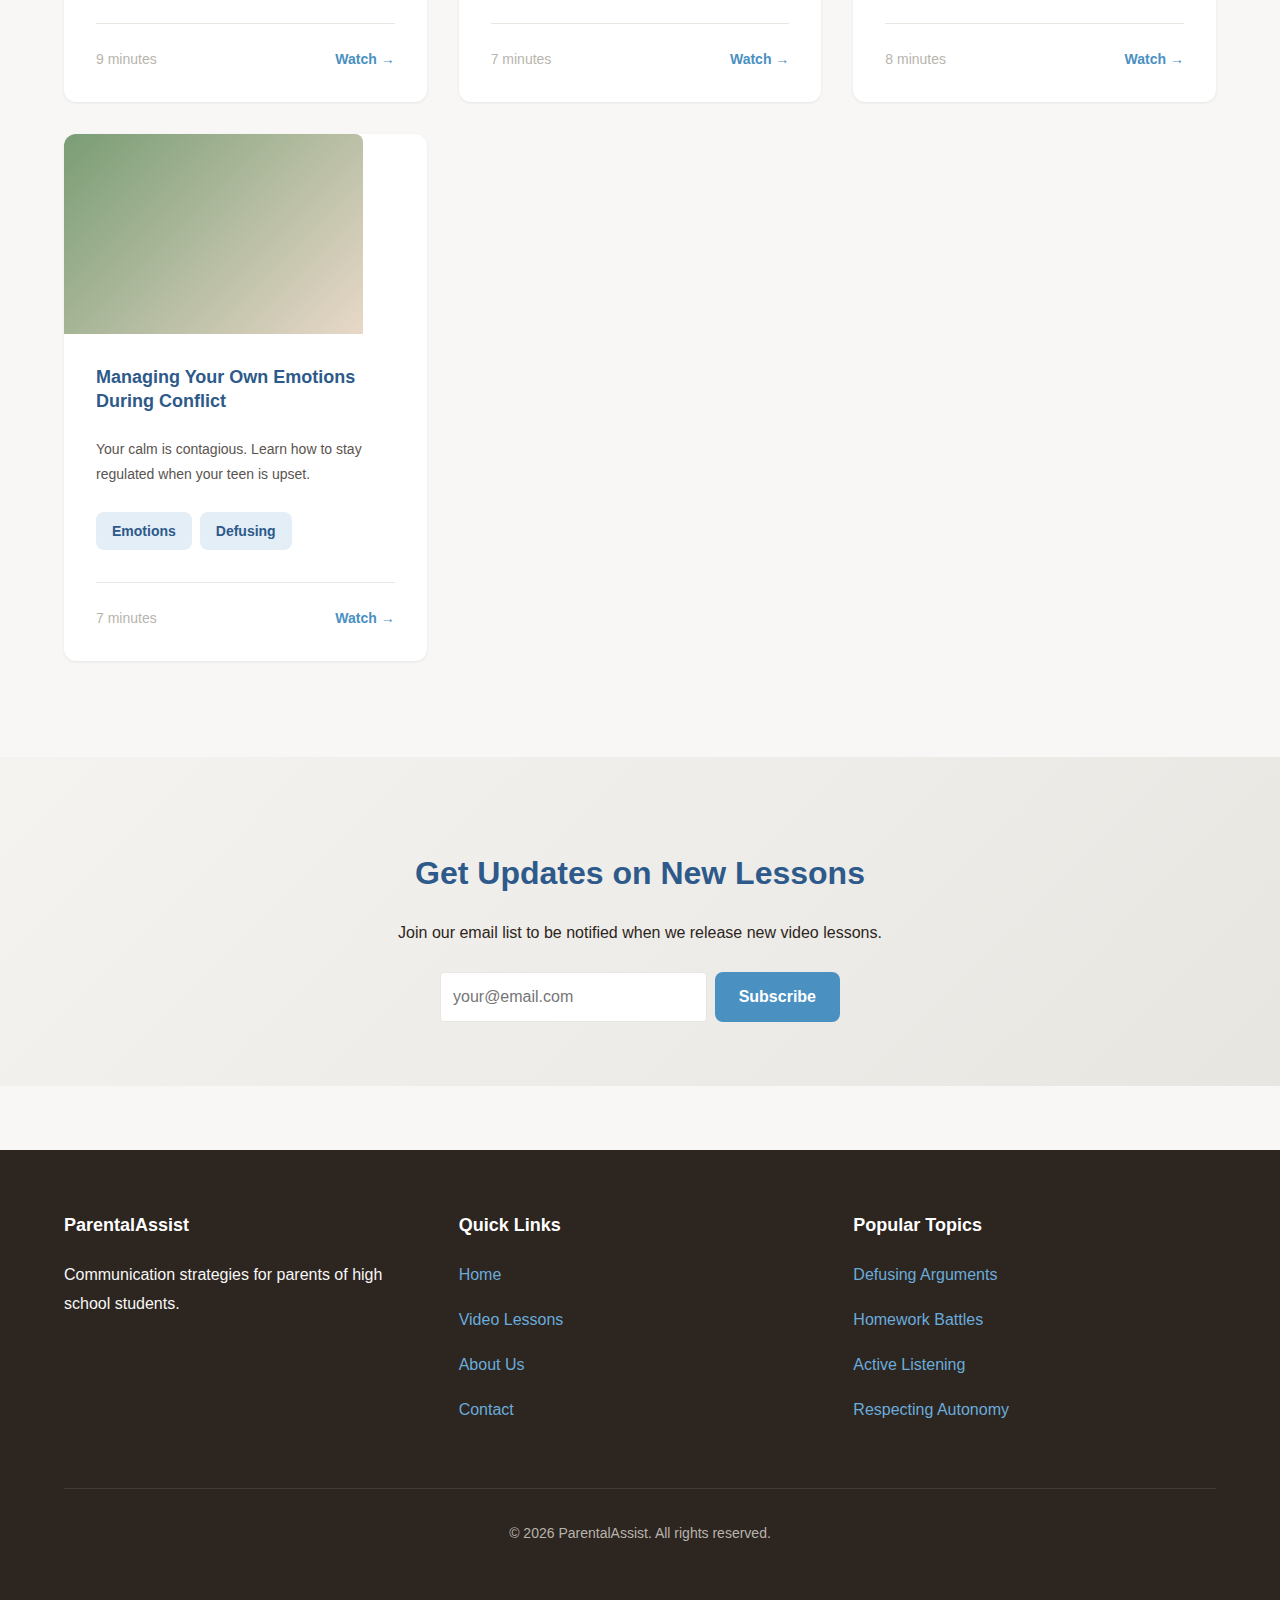
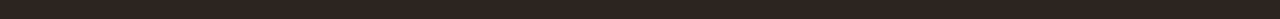
<file: docs/pages/lessons.html>
<!DOCTYPE html>
<html lang="en">
<head>
  <meta charset="UTF-8">
  <meta name="viewport" content="width=device-width, initial-scale=1.0">
  <meta name="description" content="Video Lessons Library - ParentalAssist. Browse all lessons organized by topic.">
  <title>Video Lessons Library - ParentalAssist</title>
  <link rel="stylesheet" href="../assets/css/styles.css">
</head>
<body>
  <!-- HEADER & NAVIGATION -->
  <header>
    <div class="container">
      <nav>
        <a href="../index.html" class="logo">ParentalAssist</a>
        <button class="hamburger" id="hamburger">
          <span></span>
          <span></span>
          <span></span>
        </button>
        <ul class="nav-menu" id="navMenu">
          <li><a href="../index.html">Home</a></li>
          <li><a href="lessons.html">Video Lessons</a></li>
          <li><a href="about.html">About</a></li>
          <li><a href="contact.html">Contact</a></li>
        </ul>
      </nav>
    </div>
  </header>

  <!-- PAGE HEADER -->
  <section class="lesson-header">
    <div class="container">
      <h1>Video Lessons Library</h1>
      <p style="font-size: 18px; opacity: 0.95;">Learn practical communication strategies organized by the challenges you face most.</p>
    </div>
  </section>

  <!-- FILTER/SEARCH -->
  <section class="section section-light">
    <div class="container">
      <div style="display: flex; flex-wrap: wrap; gap: 1rem; margin-bottom: 2rem; align-items: center;">
        <h3 style="margin: 0; flex: 1;">All Topics</h3>
        <input 
          type="text" 
          id="searchInput" 
          placeholder="Search lessons..." 
          style="flex: 1; min-width: 200px; padding: 0.75rem; border: 1px solid var(--light-gray); border-radius: 4px;"
        >
      </div>

      <!-- TOPIC TAGS -->
      <div style="margin-bottom: 2rem;">
        <button class="badge badge-primary" data-topic="all" onclick="filterByTopic('all')">All Topics</button>
        <button class="badge badge-primary" data-topic="defusing" onclick="filterByTopic('defusing')">Defusing Arguments</button>
        <button class="badge badge-primary" data-topic="homework" onclick="filterByTopic('homework')">Homework Battles</button>
        <button class="badge badge-primary" data-topic="listening" onclick="filterByTopic('listening')">Active Listening</button>
        <button class="badge badge-primary" data-topic="autonomy" onclick="filterByTopic('autonomy')">Respecting Autonomy</button>
        <button class="badge badge-primary" data-topic="emotions" onclick="filterByTopic('emotions')">Managing Emotions</button>
      </div>

      <!-- LESSONS GRID -->
      <div class="grid grid-3" id="lessonsGrid">
        <!-- Lessons will be loaded by JavaScript -->
      </div>
    </div>
  </section>

  <!-- CTA -->
  <section class="section section-accent">
    <div class="container container-narrow">
      <div style="text-align: center;">
        <h2>Get Updates on New Lessons</h2>
        <p>Join our email list to be notified when we release new video lessons.</p>
        <form name="lesson-signup" method="POST" data-netlify="true" style="max-width: 400px; margin: 0 auto;">
          <div style="display: flex; gap: 0.5rem;">
            <input 
              type="email" 
              name="email" 
              placeholder="your@email.com" 
              required
              style="flex: 1; padding: 0.75rem; border: 1px solid var(--light-gray); border-radius: 4px;"
            >
            <button type="submit" class="btn btn-primary">Subscribe</button>
          </div>
        </form>
      </div>
    </div>
  </section>

  <!-- FOOTER -->
  <footer>
    <div class="container">
      <div class="footer-content">
        <div class="footer-section">
          <h4>ParentalAssist</h4>
          <p>Communication strategies for parents of high school students.</p>
        </div>

        <div class="footer-section">
          <h4>Quick Links</h4>
          <ul>
            <li><a href="../index.html">Home</a></li>
            <li><a href="lessons.html">Video Lessons</a></li>
            <li><a href="about.html">About Us</a></li>
            <li><a href="contact.html">Contact</a></li>
          </ul>
        </div>

        <div class="footer-section">
          <h4>Popular Topics</h4>
          <ul>
            <li><a href="#" onclick="filterByTopic('defusing')">Defusing Arguments</a></li>
            <li><a href="#" onclick="filterByTopic('homework')">Homework Battles</a></li>
            <li><a href="#" onclick="filterByTopic('listening')">Active Listening</a></li>
            <li><a href="#" onclick="filterByTopic('autonomy')">Respecting Autonomy</a></li>
          </ul>
        </div>
      </div>

      <div class="footer-bottom">
        <p>&copy; 2026 ParentalAssist. All rights reserved.</p>
      </div>
    </div>
  </footer>

  <script src="../assets/js/main.js"></script>
  <script>
    // Load and display lessons on page load
    document.addEventListener('DOMContentLoaded', function() {
      loadLessons();
    });

    function loadLessons(filter = 'all', searchTerm = '') {
      fetch('../content/data/videos.json')
        .then(response => response.json())
        .then(data => {
          const grid = document.getElementById('lessonsGrid');
          grid.innerHTML = '';

          let lessons = data.lessons;

          if (filter !== 'all') {
            lessons = lessons.filter(lesson => lesson.topics.includes(filter));
          }

          if (searchTerm) {
            const term = searchTerm.toLowerCase();
            lessons = lessons.filter(lesson => 
              lesson.title.toLowerCase().includes(term) ||
              lesson.summary.toLowerCase().includes(term)
            );
          }

          if (lessons.length === 0) {
            grid.innerHTML = '<p style="grid-column: 1/-1; text-align: center; color: var(--medium-gray);">No lessons found. Try a different search or topic.</p>';
            return;
          }

          lessons.forEach(lesson => {
            const card = document.createElement('div');
            card.className = 'card';
            card.innerHTML = `
              <div class="card-image" style="background: linear-gradient(135deg, ${lesson.gradient.split(',')[0]} 0%, ${lesson.gradient.split(',')[1] || lesson.gradient} 100%);">
              </div>
              <div class="card-header">
                <h3 class="card-title">${lesson.title}</h3>
              </div>
              <p class="card-text">${lesson.summary}</p>
              <div style="margin-top: 1rem; margin-bottom: 1rem;">
                ${lesson.topics.map(topic => `<span class="badge badge-primary" style="margin-right: 0.5rem;">${capitalizeWord(topic)}</span>`).join('')}
              </div>
              <div class="card-meta">
                <span>${lesson.duration}</span>
                <a href="lesson.html?id=${lesson.id}" style="color: var(--primary-blue); font-weight: 600;">Watch →</a>
              </div>
            `;
            grid.appendChild(card);
          });
        })
        .catch(error => console.error('Error loading lessons:', error));
    }

    function filterByTopic(topic) {
      const searchInput = document.getElementById('searchInput');
      loadLessons(topic, searchInput.value);
    }

    // Search functionality
    document.getElementById('searchInput').addEventListener('input', function(e) {
      const activeFilter = document.querySelector('[data-topic].active')?.getAttribute('data-topic') || 'all';
      loadLessons(activeFilter, e.target.value);
    });

    function capitalizeWord(word) {
      return word.charAt(0).toUpperCase() + word.slice(1);
    }
  </script>
</body>
</html>
</file>
<file: docs/assets/css/styles.css>
/* ============================================================================
   ParentalAssist - Main Stylesheet
   Video-First Educational Platform for High School Parent Communication Strategies
   Design: Mobile-First, Calming, Khan Academy Inspired
   ============================================================================ */

:root {
  /* Primary Color Palette - Calming & Professional */
  --primary-blue: #4a90c1;
  --primary-blue-light: #6aacdb;
  --primary-blue-dark: #2d5a8a;
  
  --sage-green: #7a9d75;
  --sage-green-light: #9fbf99;
  --sage-green-dark: #556b52;
  
  --warm-neutral: #c4a88a;
  --warm-neutral-light: #e8d8c8;
  --warm-neutral-dark: #9a7f66;
  
  /* Secondary Colors */
  --accent-teal: #6ba8a6;
  --accent-coral: #d4927a;
  
  /* Neutrals */
  --white: #ffffff;
  --off-white: #f8f7f5;
  --light-gray: #e8e6e1;
  --medium-gray: #b8b4ad;
  --dark-gray: #5a5450;
  --text-dark: #2c2520;
  
  /* Semantic Colors */
  --success: #7a9d75;
  --warning: #d4927a;
  --error: #c65d5d;
  --info: #4a90c1;
  
  /* Spacing */
  --spacing-xs: 0.5rem;
  --spacing-sm: 1rem;
  --spacing-md: 1.5rem;
  --spacing-lg: 2rem;
  --spacing-xl: 3rem;
  --spacing-xxl: 4rem;
  
  /* Typography */
  --font-family-sans: -apple-system, BlinkMacSystemFont, 'Segoe UI', Roboto, 'Helvetica Neue', Arial, sans-serif;
  --font-family-serif: 'Georgia', 'Garamond', serif;
  --font-size-base: 16px;
  --font-size-sm: 14px;
  --font-size-md: 18px;
  --font-size-lg: 24px;
  --font-size-xl: 32px;
  --font-size-xxl: 48px;
  
  --line-height-tight: 1.3;
  --line-height-normal: 1.6;
  --line-height-relaxed: 1.8;
  
  /* Shadows */
  --shadow-sm: 0 1px 3px rgba(0, 0, 0, 0.08);
  --shadow-md: 0 4px 12px rgba(0, 0, 0, 0.1);
  --shadow-lg: 0 8px 24px rgba(0, 0, 0, 0.12);
  
  /* Border Radius */
  --radius-sm: 4px;
  --radius-md: 8px;
  --radius-lg: 12px;
  
  /* Transitions */
  --transition-fast: 150ms ease-in-out;
  --transition-base: 250ms ease-in-out;
  --transition-slow: 400ms ease-in-out;
}

/* ============================================================================
   RESET & BASE STYLES
   ============================================================================ */

* {
  margin: 0;
  padding: 0;
  box-sizing: border-box;
}

html {
  scroll-behavior: smooth;
}

body {
  font-family: var(--font-family-sans);
  font-size: var(--font-size-base);
  line-height: var(--line-height-normal);
  color: var(--text-dark);
  background-color: var(--off-white);
}

/* ============================================================================
   TYPOGRAPHY
   ============================================================================ */

h1, h2, h3, h4, h5, h6 {
  font-weight: 700;
  line-height: var(--line-height-tight);
  margin-bottom: var(--spacing-md);
  color: var(--text-dark);
}

h1 {
  font-size: var(--font-size-xxl);
  margin-bottom: var(--spacing-lg);
}

h2 {
  font-size: var(--font-size-xl);
  color: var(--primary-blue-dark);
  margin-top: var(--spacing-lg);
}

h3 {
  font-size: var(--font-size-lg);
  color: var(--primary-blue);
}

h4 {
  font-size: var(--font-size-md);
  color: var(--sage-green-dark);
}

p {
  margin-bottom: var(--spacing-md);
  line-height: var(--line-height-relaxed);
}

a {
  color: var(--primary-blue);
  text-decoration: none;
  transition: color var(--transition-fast);
}

a:hover {
  color: var(--primary-blue-dark);
  text-decoration: underline;
}

ul, ol {
  margin-left: var(--spacing-lg);
  margin-bottom: var(--spacing-md);
}

li {
  margin-bottom: var(--spacing-sm);
  line-height: var(--line-height-relaxed);
}

strong {
  font-weight: 700;
  color: var(--primary-blue-dark);
}

em {
  font-style: italic;
  color: var(--sage-green-dark);
}

/* ============================================================================
   BUTTONS & INTERACTIVE ELEMENTS
   ============================================================================ */

button, .btn {
  display: inline-block;
  padding: var(--spacing-sm) var(--spacing-md);
  border: none;
  border-radius: var(--radius-md);
  font-size: var(--font-size-base);
  font-weight: 600;
  cursor: pointer;
  transition: all var(--transition-base);
  text-align: center;
  text-decoration: none;
  font-family: var(--font-family-sans);
}

.btn-primary {
  background-color: var(--primary-blue);
  color: var(--white);
}

.btn-primary:hover {
  background-color: var(--primary-blue-dark);
  box-shadow: var(--shadow-md);
  transform: translateY(-2px);
}

.btn-secondary {
  background-color: var(--sage-green);
  color: var(--white);
}

.btn-secondary:hover {
  background-color: var(--sage-green-dark);
  box-shadow: var(--shadow-md);
  transform: translateY(-2px);
}

.btn-outline {
  background-color: transparent;
  color: var(--primary-blue);
  border: 2px solid var(--primary-blue);
}

.btn-outline:hover {
  background-color: rgba(74, 144, 193, 0.08);
  border-color: var(--primary-blue-dark);
}

.btn-sm {
  padding: var(--spacing-xs) var(--spacing-sm);
  font-size: var(--font-size-sm);
}

.btn-lg {
  padding: var(--spacing-md) var(--spacing-lg);
  font-size: var(--font-size-md);
  min-width: 200px;
}

/* ============================================================================
   LAYOUT & CONTAINERS
   ============================================================================ */

.container {
  width: 100%;
  max-width: 1200px;
  margin: 0 auto;
  padding: 0 var(--spacing-md);
}

.container-narrow {
  max-width: 800px;
}

.container-wide {
  max-width: 1400px;
}

.section {
  padding: var(--spacing-xxl) 0;
}

.section-light {
  background-color: var(--off-white);
}

.section-neutral {
  background-color: var(--light-gray);
}

.section-accent {
  background: linear-gradient(135deg, #f5f3f0 0%, #e8e6e1 100%);
}

/* ============================================================================
   HEADER & NAVIGATION
   ============================================================================ */

header {
  background-color: var(--white);
  border-bottom: 1px solid var(--light-gray);
  position: sticky;
  top: 0;
  z-index: 100;
  box-shadow: var(--shadow-sm);
}

nav {
  display: flex;
  align-items: center;
  justify-content: space-between;
  padding: var(--spacing-md) 0;
}

.logo {
  font-size: var(--font-size-lg);
  font-weight: 700;
  color: var(--primary-blue-dark);
  text-decoration: none;
  transition: color var(--transition-fast);
}

.logo:hover {
  color: var(--primary-blue);
}

.nav-menu {
  display: flex;
  list-style: none;
  gap: var(--spacing-lg);
  align-items: center;
}

.nav-menu a {
  color: var(--text-dark);
  font-weight: 500;
  transition: color var(--transition-fast);
  position: relative;
}

.nav-menu a:hover {
  color: var(--primary-blue);
  text-decoration: none;
}

.nav-menu a::after {
  content: '';
  position: absolute;
  bottom: -4px;
  left: 0;
  width: 0;
  height: 2px;
  background-color: var(--primary-blue);
  transition: width var(--transition-fast);
}

.nav-menu a:hover::after {
  width: 100%;
}

.hamburger {
  display: none;
  flex-direction: column;
  cursor: pointer;
  background: none;
  border: none;
  padding: var(--spacing-sm);
}

.hamburger span {
  width: 24px;
  height: 3px;
  background-color: var(--text-dark);
  margin: 3px 0;
  transition: all var(--transition-base);
}

/* ============================================================================
   HERO SECTION
   ============================================================================ */

.hero {
  background: linear-gradient(135deg, #f0f4f8 0%, #f8f7f5 100%);
  padding: var(--spacing-xxl) 0;
  text-align: center;
  min-height: 60vh;
  display: flex;
  align-items: center;
  justify-content: center;
}

.hero h1 {
  color: var(--primary-blue-dark);
  margin-bottom: var(--spacing-lg);
  font-size: clamp(32px, 5vw, 48px);
}

.hero .subtitle {
  font-size: var(--font-size-lg);
  color: var(--sage-green-dark);
  margin-bottom: var(--spacing-lg);
  max-width: 600px;
  margin-left: auto;
  margin-right: auto;
  font-weight: 500;
}

.hero-content {
  max-width: 700px;
  margin: 0 auto;
}

/* ============================================================================
   FORMS
   ============================================================================ */

.form-group {
  margin-bottom: var(--spacing-md);
}

label {
  display: block;
  margin-bottom: var(--spacing-xs);
  font-weight: 600;
  color: var(--text-dark);
}

input[type="email"],
input[type="text"],
input[type="password"],
textarea,
select {
  width: 100%;
  padding: var(--spacing-sm);
  border: 1px solid var(--light-gray);
  border-radius: var(--radius-md);
  font-family: var(--font-family-sans);
  font-size: var(--font-size-base);
  transition: all var(--transition-base);
  background-color: var(--white);
  color: var(--text-dark);
}

input[type="email"]:focus,
input[type="text"]:focus,
input[type="password"]:focus,
textarea:focus,
select:focus {
  outline: none;
  border-color: var(--primary-blue);
  box-shadow: 0 0 0 3px rgba(74, 144, 193, 0.1);
  background-color: rgba(74, 144, 193, 0.02);
}

textarea {
  min-height: 120px;
  resize: vertical;
}

.form-row {
  display: grid;
  grid-template-columns: 1fr;
  gap: var(--spacing-md);
}

.form-row.two-col {
  grid-template-columns: repeat(2, 1fr);
}

/* ============================================================================
   GRID & CARD LAYOUTS
   ============================================================================ */

.grid {
  display: grid;
  gap: var(--spacing-lg);
  margin-bottom: var(--spacing-lg);
}

.grid-2 {
  grid-template-columns: repeat(auto-fit, minmax(300px, 1fr));
}

.grid-3 {
  grid-template-columns: repeat(auto-fit, minmax(280px, 1fr));
}

.grid-4 {
  grid-template-columns: repeat(auto-fit, minmax(250px, 1fr));
}

.card {
  background-color: var(--white);
  border-radius: var(--radius-lg);
  padding: var(--spacing-lg);
  box-shadow: var(--shadow-sm);
  transition: all var(--transition-base);
  overflow: hidden;
}

.card:hover {
  box-shadow: var(--shadow-md);
  transform: translateY(-4px);
}

.card-header {
  margin-bottom: var(--spacing-md);
}

.card-image {
  width: 100%;
  height: 200px;
  background: linear-gradient(135deg, #e8d8c8 0%, #d4c1b0 100%);
  border-radius: var(--radius-md) var(--radius-md) 0 0;
  margin: calc(-1 * var(--spacing-lg)) calc(-1 * var(--spacing-lg)) var(--spacing-lg) calc(-1 * var(--spacing-lg));
  display: flex;
  align-items: center;
  justify-content: center;
  overflow: hidden;
}

.card-image img {
  width: 100%;
  height: 100%;
  object-fit: cover;
}

.card-title {
  font-size: var(--font-size-md);
  margin-bottom: var(--spacing-sm);
  color: var(--primary-blue-dark);
}

.card-text {
  color: var(--dark-gray);
  font-size: var(--font-size-sm);
  line-height: var(--line-height-relaxed);
}

.card-meta {
  display: flex;
  justify-content: space-between;
  align-items: center;
  margin-top: var(--spacing-md);
  padding-top: var(--spacing-md);
  border-top: 1px solid var(--light-gray);
  font-size: var(--font-size-sm);
  color: var(--medium-gray);
}

/* ============================================================================
   VIDEO EMBEDDING & RESPONSIVE MEDIA
   ============================================================================ */

.video-container {
  position: relative;
  width: 100%;
  padding-bottom: 56.25%; /* 16:9 Aspect Ratio */
  height: 0;
  overflow: hidden;
  border-radius: var(--radius-lg);
  background-color: #000;
  margin-bottom: var(--spacing-lg);
  box-shadow: var(--shadow-md);
}

.video-container iframe {
  position: absolute;
  top: 0;
  left: 0;
  width: 100%;
  height: 100%;
}

.video-thumbnail {
  position: relative;
  width: 100%;
  height: 200px;
  background: linear-gradient(135deg, #7a9d75 0%, #4a90c1 100%);
  border-radius: var(--radius-md);
  display: flex;
  align-items: center;
  justify-content: center;
  cursor: pointer;
  overflow: hidden;
  transition: transform var(--transition-base);
}

.video-thumbnail:hover {
  transform: scale(1.05);
}

.video-thumbnail::before {
  content: '';
  position: absolute;
  width: 60px;
  height: 60px;
  background-color: rgba(255, 255, 255, 0.9);
  border-radius: 50%;
  display: flex;
  align-items: center;
  justify-content: center;
  transition: all var(--transition-base);
}

.video-thumbnail::after {
  content: '▶';
  position: relative;
  font-size: 24px;
  color: var(--primary-blue);
  z-index: 2;
}

.video-thumbnail:hover::before {
  background-color: rgba(255, 255, 255, 1);
  transform: scale(1.15);
}

/* ============================================================================
   EMAIL SIGNUP FORM
   ============================================================================ */

.email-signup {
  background: linear-gradient(135deg, #4a90c1 0%, #6aacdb 100%);
  color: var(--white);
  padding: var(--spacing-xl);
  border-radius: var(--radius-lg);
  text-align: center;
  margin: var(--spacing-xl) 0;
}

.email-signup h2 {
  color: var(--white);
  margin-bottom: var(--spacing-md);
}

.email-signup p {
  color: rgba(255, 255, 255, 0.95);
  margin-bottom: var(--spacing-lg);
  max-width: 500px;
  margin-left: auto;
  margin-right: auto;
}

.email-signup form {
  max-width: 400px;
  margin: 0 auto;
  display: flex;
  flex-direction: column;
  gap: var(--spacing-sm);
}

.email-signup input[type="email"] {
  padding: var(--spacing-md);
  font-size: var(--font-size-md);
  border: none;
  background-color: var(--white);
}

.email-signup input[type="email"]::placeholder {
  color: var(--medium-gray);
}

.email-signup button {
  background-color: var(--sage-green);
  color: var(--white);
  padding: var(--spacing-md);
  font-size: var(--font-size-md);
  font-weight: 600;
  border: none;
}

.email-signup button:hover {
  background-color: var(--sage-green-dark);
}

/* ============================================================================
   FOOTER
   ============================================================================ */

footer {
  background-color: var(--text-dark);
  color: var(--off-white);
  padding: var(--spacing-xxl) 0 var(--spacing-xl);
  margin-top: var(--spacing-xxl);
}

footer a {
  color: var(--primary-blue-light);
}

footer a:hover {
  color: var(--white);
}

.footer-content {
  display: grid;
  grid-template-columns: repeat(auto-fit, minmax(250px, 1fr));
  gap: var(--spacing-lg);
  margin-bottom: var(--spacing-xl);
}

.footer-section h4 {
  color: var(--white);
  margin-bottom: var(--spacing-md);
}

.footer-section ul {
  list-style: none;
  margin: 0;
}

.footer-section li {
  margin-bottom: var(--spacing-sm);
}

.footer-bottom {
  text-align: center;
  padding-top: var(--spacing-lg);
  border-top: 1px solid rgba(255, 255, 255, 0.1);
  color: var(--medium-gray);
  font-size: var(--font-size-sm);
}

/* ============================================================================
   LESSON PAGE STYLES
   ============================================================================ */

.lesson-header {
  background: linear-gradient(135deg, #4a90c1 0%, #7a9d75 100%);
  color: var(--white);
  padding: var(--spacing-xl) 0;
  margin-bottom: var(--spacing-xl);
}

.lesson-header h1 {
  color: var(--white);
  margin-bottom: var(--spacing-md);
}

.lesson-meta {
  display: flex;
  gap: var(--spacing-lg);
  flex-wrap: wrap;
  margin-top: var(--spacing-md);
  font-size: var(--font-size-sm);
  opacity: 0.95;
}

.lesson-meta-item {
  display: flex;
  align-items: center;
  gap: var(--spacing-xs);
}

.lesson-content {
  display: grid;
  grid-template-columns: 1fr 300px;
  gap: var(--spacing-xl);
  margin-bottom: var(--spacing-xl);
}

.lesson-main {
  background-color: var(--white);
  padding: var(--spacing-lg);
  border-radius: var(--radius-lg);
  box-shadow: var(--shadow-sm);
}

.lesson-sidebar {
  position: sticky;
  top: 100px;
  height: fit-content;
}

.sidebar-widget {
  background-color: var(--white);
  padding: var(--spacing-lg);
  border-radius: var(--radius-lg);
  box-shadow: var(--shadow-sm);
  margin-bottom: var(--spacing-lg);
}

.sidebar-widget h3 {
  font-size: var(--font-size-md);
  margin-bottom: var(--spacing-md);
}

.summary-box {
  background-color: #f0f4f8;
  border-left: 4px solid var(--primary-blue);
  padding: var(--spacing-md);
  margin: var(--spacing-lg) 0;
  border-radius: var(--radius-sm);
}

.summary-box h4 {
  margin-top: 0;
  color: var(--primary-blue-dark);
}

.takeaways-list {
  list-style: none;
  margin: var(--spacing-lg) 0;
}

.takeaways-list li {
  padding: var(--spacing-sm) 0;
  padding-left: var(--spacing-lg);
  position: relative;
  margin-bottom: var(--spacing-md);
}

.takeaways-list li::before {
  content: '✓';
  position: absolute;
  left: 0;
  color: var(--sage-green);
  font-weight: 700;
  font-size: var(--font-size-lg);
}

/* ============================================================================
   BREADCRUMB NAVIGATION
   ============================================================================ */

.breadcrumb {
  display: flex;
  gap: var(--spacing-sm);
  margin-bottom: var(--spacing-lg);
  font-size: var(--font-size-sm);
  color: var(--medium-gray);
}

.breadcrumb a {
  color: var(--primary-blue);
}

.breadcrumb span {
  color: var(--medium-gray);
}

/* ============================================================================
   TOPIC TAGS & BADGES
   ============================================================================ */

.badge {
  display: inline-block;
  padding: var(--spacing-xs) var(--spacing-sm);
  background-color: var(--light-gray);
  color: var(--text-dark);
  border-radius: var(--radius-md);
  font-size: var(--font-size-sm);
  font-weight: 600;
  margin-right: var(--spacing-xs);
  margin-bottom: var(--spacing-xs);
}

.badge-primary {
  background-color: rgba(74, 144, 193, 0.15);
  color: var(--primary-blue-dark);
}

.badge-success {
  background-color: rgba(122, 157, 117, 0.15);
  color: var(--sage-green-dark);
}

.badge-warning {
  background-color: rgba(212, 146, 122, 0.15);
  color: var(--warm-neutral-dark);
}

/* ============================================================================
   RESPONSIVE DESIGN
   ============================================================================ */

@media (max-width: 768px) {
  :root {
    --font-size-base: 14px;
    --font-size-xxl: 32px;
    --font-size-xl: 24px;
  }

  .container {
    padding: 0 var(--spacing-sm);
  }

  .nav-menu {
    display: none;
    position: absolute;
    top: 60px;
    left: 0;
    right: 0;
    flex-direction: column;
    background-color: var(--white);
    padding: var(--spacing-md);
    gap: var(--spacing-md);
    box-shadow: var(--shadow-md);
  }

  .nav-menu.active {
    display: flex;
  }

  .hamburger {
    display: flex;
  }

  .hero {
    padding: var(--spacing-xl) 0;
    min-height: auto;
  }

  .grid-2 {
    grid-template-columns: 1fr;
  }

  .grid-3 {
    grid-template-columns: repeat(auto-fit, minmax(100%, 1fr));
  }

  .lesson-content {
    grid-template-columns: 1fr;
  }

  .lesson-sidebar {
    position: static;
  }

  .form-row.two-col {
    grid-template-columns: 1fr;
  }

  h1 {
    font-size: var(--font-size-xl);
  }

  .section {
    padding: var(--spacing-lg) 0;
  }

  .email-signup form {
    flex-direction: column;
  }

  .footer-content {
    grid-template-columns: 1fr;
  }
}

@media (max-width: 480px) {
  :root {
    --spacing-xxl: 2rem;
    --spacing-xl: 1.5rem;
  }

  nav {
    padding: var(--spacing-sm) 0;
  }

  .logo {
    font-size: var(--font-size-md);
  }

  h1 {
    font-size: clamp(24px, 5vw, 32px);
  }

  h2 {
    font-size: var(--font-size-lg);
  }

  .btn-lg {
    width: 100%;
    min-width: unset;
  }

  .lesson-meta {
    gap: var(--spacing-sm);
  }

  .card {
    padding: var(--spacing-md);
  }
}
</file>
